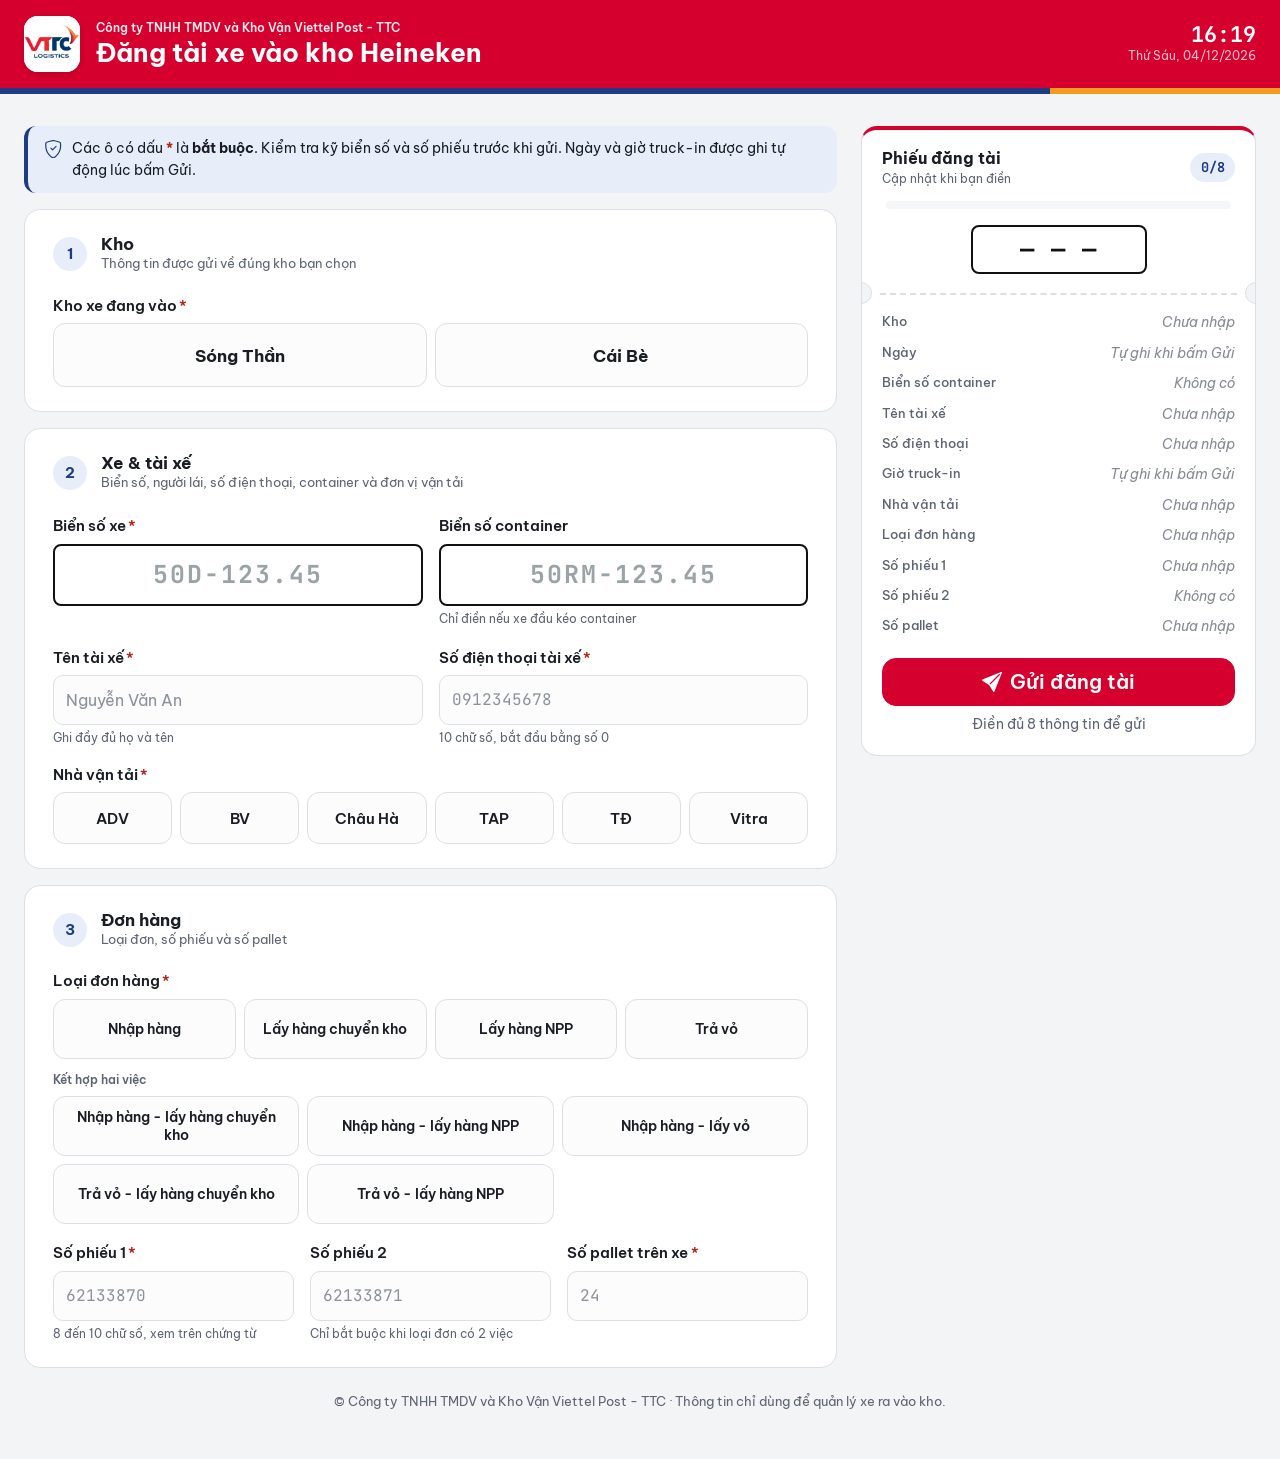
<file: index.html>
<!doctype html>
<html lang="vi">
<head>
<meta charset="utf-8">
<meta name="viewport" content="width=device-width, initial-scale=1, viewport-fit=cover">
<meta name="theme-color" content="#d6002f">
<title>Đăng tài xe – Viettel Post TTC</title>
<link rel="icon" type="image/png" href="logo-vttc.png">
<link rel="preconnect" href="https://fonts.googleapis.com">
<link rel="preconnect" href="https://fonts.gstatic.com" crossorigin>
<link rel="stylesheet" href="https://fonts.googleapis.com/css2?family=Be+Vietnam+Pro:wght@400;500;600;700&family=JetBrains+Mono:wght@500;700&display=swap">
<link rel="stylesheet" href="https://cdn.jsdelivr.net/npm/bootstrap@5.3.8/dist/css/bootstrap.min.css" integrity="sha384-sRIl4kxILFvY47J16cr9ZwB07vP4J8+LH7qKQnuqkuIAvNWLzeN8tE5YBujZqJLB" crossorigin="anonymous">
<!-- ?v=: đổi số này mỗi lần sửa truckin.css/js để trình duyệt tải bản mới cùng lúc với HTML -->
<link rel="stylesheet" href="truckin.css?v=20261121b">
</head>
<body>
<svg xmlns="http://www.w3.org/2000/svg" style="display:none" aria-hidden="true"><symbol id="i-truck" viewBox="0 0 16 16"><path d="M0 3.5A1.5 1.5 0 0 1 1.5 2h9A1.5 1.5 0 0 1 12 3.5V5h1.02a1.5 1.5 0 0 1 1.17.563l1.481 1.85a1.5 1.5 0 0 1 .329.938V10.5a1.5 1.5 0 0 1-1.5 1.5H14a2 2 0 1 1-4 0H5a2 2 0 1 1-3.998-.085A1.5 1.5 0 0 1 0 10.5zm1.294 7.456A2 2 0 0 1 4.732 11h5.536a2 2 0 0 1 .732-.732V3.5a.5.5 0 0 0-.5-.5h-9a.5.5 0 0 0-.5.5v7a.5.5 0 0 0 .294.456M12 10a2 2 0 0 1 1.732 1h.768a.5.5 0 0 0 .5-.5V8.35a.5.5 0 0 0-.11-.312l-1.48-1.85A.5.5 0 0 0 13.02 6H12zm-9 1a1 1 0 1 0 0 2 1 1 0 0 0 0-2m9 0a1 1 0 1 0 0 2 1 1 0 0 0 0-2"/></symbol><symbol id="i-shield" viewBox="0 0 16 16"><path d="M5.338 1.59a61 61 0 0 0-2.837.856.48.48 0 0 0-.328.39c-.554 4.157.726 7.19 2.253 9.188a10.7 10.7 0 0 0 2.287 2.233c.346.244.652.42.893.533q.18.085.293.118a1 1 0 0 0 .101.025 1 1 0 0 0 .1-.025q.114-.034.294-.118c.24-.113.547-.29.893-.533a10.7 10.7 0 0 0 2.287-2.233c1.527-1.997 2.807-5.031 2.253-9.188a.48.48 0 0 0-.328-.39c-.651-.213-1.75-.56-2.837-.855C9.552 1.29 8.531 1.067 8 1.067c-.53 0-1.552.223-2.662.524zM5.072.56C6.157.265 7.31 0 8 0s1.843.265 2.928.56c1.11.3 2.229.655 2.887.87a1.54 1.54 0 0 1 1.044 1.262c.596 4.477-.787 7.795-2.465 9.99a11.8 11.8 0 0 1-2.517 2.453 7 7 0 0 1-1.048.625c-.28.132-.581.24-.829.24s-.548-.108-.829-.24a7 7 0 0 1-1.048-.625 11.8 11.8 0 0 1-2.517-2.453C1.928 10.487.545 7.169 1.141 2.692A1.54 1.54 0 0 1 2.185 1.43 63 63 0 0 1 5.072.56"/>
  <path d="M10.854 5.146a.5.5 0 0 1 0 .708l-3 3a.5.5 0 0 1-.708 0l-1.5-1.5a.5.5 0 1 1 .708-.708L7.5 7.793l2.646-2.647a.5.5 0 0 1 .708 0"/></symbol><symbol id="i-check" viewBox="0 0 16 16"><path d="M13.854 3.646a.5.5 0 0 1 0 .708l-7 7a.5.5 0 0 1-.708 0l-3.5-3.5a.5.5 0 1 1 .708-.708L6.5 10.293l6.646-6.647a.5.5 0 0 1 .708 0"/></symbol><symbol id="i-check-fill" viewBox="0 0 16 16"><path d="M12.736 3.97a.733.733 0 0 1 1.047 0c.286.289.29.756.01 1.05L7.88 12.01a.733.733 0 0 1-1.065.02L3.217 8.384a.757.757 0 0 1 0-1.06.733.733 0 0 1 1.047 0l3.052 3.093 5.4-6.425z"/></symbol><symbol id="i-clock" viewBox="0 0 16 16"><path d="M8.515 1.019A7 7 0 0 0 8 1V0a8 8 0 0 1 .589.022zm2.004.45a7 7 0 0 0-.985-.299l.219-.976q.576.129 1.126.342zm1.37.71a7 7 0 0 0-.439-.27l.493-.87a8 8 0 0 1 .979.654l-.615.789a7 7 0 0 0-.418-.302zm1.834 1.79a7 7 0 0 0-.653-.796l.724-.69q.406.429.747.91zm.744 1.352a7 7 0 0 0-.214-.468l.893-.45a8 8 0 0 1 .45 1.088l-.95.313a7 7 0 0 0-.179-.483m.53 2.507a7 7 0 0 0-.1-1.025l.985-.17q.1.58.116 1.17zm-.131 1.538q.05-.254.081-.51l.993.123a8 8 0 0 1-.23 1.155l-.964-.267q.069-.247.12-.501m-.952 2.379q.276-.436.486-.908l.914.405q-.24.54-.555 1.038zm-.964 1.205q.183-.183.35-.378l.758.653a8 8 0 0 1-.401.432z"/>
  <path d="M8 1a7 7 0 1 0 4.95 11.95l.707.707A8.001 8.001 0 1 1 8 0z"/>
  <path d="M7.5 3a.5.5 0 0 1 .5.5v5.21l3.248 1.856a.5.5 0 0 1-.496.868l-3.5-2A.5.5 0 0 1 7 9V3.5a.5.5 0 0 1 .5-.5"/></symbol><symbol id="i-send" viewBox="0 0 16 16"><path d="M15.964.686a.5.5 0 0 0-.65-.65L.767 5.855H.766l-.452.18a.5.5 0 0 0-.082.887l.41.26.001.002 4.995 3.178 3.178 4.995.002.002.26.41a.5.5 0 0 0 .886-.083zm-1.833 1.89L6.637 10.07l-.215-.338a.5.5 0 0 0-.154-.154l-.338-.215 7.494-7.494 1.178-.471z"/></symbol><symbol id="i-warn" viewBox="0 0 16 16"><path d="M8.982 1.566a1.13 1.13 0 0 0-1.96 0L.165 13.233c-.457.778.091 1.767.98 1.767h13.713c.889 0 1.438-.99.98-1.767zM8 5c.535 0 .954.462.9.995l-.35 3.507a.552.552 0 0 1-1.1 0L7.1 5.995A.905.905 0 0 1 8 5m.002 6a1 1 0 1 1 0 2 1 1 0 0 1 0-2"/></symbol><symbol id="i-repeat" viewBox="0 0 16 16"><path d="M11.534 7h3.932a.25.25 0 0 1 .192.41l-1.966 2.36a.25.25 0 0 1-.384 0l-1.966-2.36a.25.25 0 0 1 .192-.41m-11 2h3.932a.25.25 0 0 0 .192-.41L2.692 6.23a.25.25 0 0 0-.384 0L.342 8.59A.25.25 0 0 0 .534 9"/>
  <path fill-rule="evenodd" d="M8 3c-1.552 0-2.94.707-3.857 1.818a.5.5 0 1 1-.771-.636A6.002 6.002 0 0 1 13.917 7H12.9A5 5 0 0 0 8 3M3.1 9a5.002 5.002 0 0 0 8.757 2.182.5.5 0 1 1 .771.636A6.002 6.002 0 0 1 2.083 9z"/></symbol><symbol id="i-clipboard" viewBox="0 0 16 16"><path fill-rule="evenodd" d="M10.854 7.146a.5.5 0 0 1 0 .708l-3 3a.5.5 0 0 1-.708 0l-1.5-1.5a.5.5 0 1 1 .708-.708L7.5 9.793l2.646-2.647a.5.5 0 0 1 .708 0"/>
  <path d="M4 1.5H3a2 2 0 0 0-2 2V14a2 2 0 0 0 2 2h10a2 2 0 0 0 2-2V3.5a2 2 0 0 0-2-2h-1v1h1a1 1 0 0 1 1 1V14a1 1 0 0 1-1 1H3a1 1 0 0 1-1-1V3.5a1 1 0 0 1 1-1h1z"/>
  <path d="M9.5 1a.5.5 0 0 1 .5.5v1a.5.5 0 0 1-.5.5h-3a.5.5 0 0 1-.5-.5v-1a.5.5 0 0 1 .5-.5zm-3-1A1.5 1.5 0 0 0 5 1.5v1A1.5 1.5 0 0 0 6.5 4h3A1.5 1.5 0 0 0 11 2.5v-1A1.5 1.5 0 0 0 9.5 0z"/></symbol><symbol id="i-pencil" viewBox="0 0 16 16"><path d="M15.502 1.94a.5.5 0 0 1 0 .706L14.459 3.69l-2-2L13.502.646a.5.5 0 0 1 .707 0l1.293 1.293zm-1.75 2.456-2-2L4.939 9.21a.5.5 0 0 0-.121.196l-.805 2.414a.25.25 0 0 0 .316.316l2.414-.805a.5.5 0 0 0 .196-.12l6.813-6.814z"/>
  <path fill-rule="evenodd" d="M1 13.5A1.5 1.5 0 0 0 2.5 15h11a1.5 1.5 0 0 0 1.5-1.5v-6a.5.5 0 0 0-1 0v6a.5.5 0 0 1-.5.5h-11a.5.5 0 0 1-.5-.5v-11a.5.5 0 0 1 .5-.5H9a.5.5 0 0 0 0-1H2.5A1.5 1.5 0 0 0 1 2.5z"/></symbol></svg>

<div class="test-banner" id="testBanner" role="status" hidden></div>
<header class="app-head">
  <div class="container-xxl d-flex align-items-center gap-3">
    <div class="brand-mark"><img src="logo-vttc.png" alt="VTTC Logistics"></div>
    <div class="flex-grow-1 min-w-0">
      <div class="company">Công ty TNHH TMDV và Kho Vận Viettel Post - TTC</div>
      <h1>Đăng tài xe vào kho Heineken<span id="headKho"></span></h1>
    </div>
    <div class="text-end">
      <div class="clock-time mono" id="clockTime">--:--</div>
      <div class="clock-date d-none d-sm-block" id="clockDate"></div>
    </div>
  </div>
</header>

<main class="container-xxl app-main" id="mainView">
  <div class="row g-4">
    <div class="col-lg-7 col-xl-8">
      <div class="note mb-3">
        <svg class="ico"><use href="#i-shield"/></svg>
        <div>Các ô có dấu <strong class="req ms-0">*</strong> là <strong>bắt buộc</strong>. Kiểm tra kỹ biển số và số phiếu trước khi gửi. Ngày và giờ truck-in được ghi tự động lúc bấm Gửi.</div>
      </div>

      <form id="regForm" novalidate class="d-grid gap-3">
        <!-- 1: kho quyết định dữ liệu gửi vào Google Sheet nào (xem CONFIG.KHO trong truckin.js) -->
        <section class="form-section" data-fields="kho" aria-labelledby="s0">
          <div class="sec-head">
            <div class="sec-no"><span>1</span><svg class="ico"><use href="#i-check"/></svg></div>
            <div><h2 id="s0">Kho</h2><p>Thông tin được gửi về đúng kho bạn chọn</p></div>
          </div>
          <div data-field="kho">
            <fieldset>
              <legend class="form-label">Kho xe đang vào<span class="req">*</span></legend>
              <div class="choice-group choice-kho">
                <input type="radio" class="btn-check" name="kho" id="kho1" value="Sóng Thần"><label class="choice" for="kho1">Sóng Thần<svg class="ico tick"><use href="#i-check"/></svg></label>
                <input type="radio" class="btn-check" name="kho" id="kho2" value="Cái Bè"><label class="choice" for="kho2">Cái Bè<svg class="ico tick"><use href="#i-check"/></svg></label>
              </div>
            </fieldset>
            <div class="field-error" data-err></div>
          </div>
        </section>

        <!-- 2 -->
        <section class="form-section" data-fields="bienSo,maContainer,taiXe,soDienThoai,nhaVanTai" aria-labelledby="s1">
          <div class="sec-head">
            <div class="sec-no"><span>2</span><svg class="ico"><use href="#i-check"/></svg></div>
            <div><h2 id="s1">Xe &amp; tài xế</h2><p>Biển số, người lái, số điện thoại, container và đơn vị vận tải</p></div>
          </div>
          <div class="row g-3">
            <div class="col-md-6" data-field="bienSo">
              <label class="form-label" for="bienSo">Biển số xe<span class="req">*</span></label>
              <input type="text" class="form-control plate-input" id="bienSo" name="bienSo" placeholder="50D-123.45" maxlength="12" autocomplete="off" autocapitalize="characters" spellcheck="false">
              <div class="field-error" data-err></div>
            </div>
            <div class="col-md-6" data-field="maContainer">
              <label class="form-label" for="maContainer">Biển số container</label>
              <input type="text" class="form-control plate-input" id="maContainer" name="maContainer" placeholder="50RM-123.45" maxlength="12" autocomplete="off" autocapitalize="characters" spellcheck="false">
              <div class="form-text">Chỉ điền nếu xe đầu kéo container</div>
              <div class="field-error" data-err></div>
            </div>
            <div class="col-md-6" data-field="taiXe">
              <label class="form-label" for="taiXe">Tên tài xế<span class="req">*</span></label>
              <input type="text" class="form-control" id="taiXe" name="taiXe" placeholder="Nguyễn Văn An" autocomplete="name" maxlength="60">
              <div class="form-text">Ghi đầy đủ họ và tên</div>
              <div class="field-error" data-err></div>
            </div>
            <div class="col-md-6" data-field="soDienThoai">
              <label class="form-label" for="soDienThoai">Số điện thoại tài xế<span class="req">*</span></label>
              <input type="tel" class="form-control mono" id="soDienThoai" name="soDienThoai" inputmode="numeric" placeholder="0912345678" maxlength="14" autocomplete="tel">
              <div class="form-text">10 chữ số, bắt đầu bằng số 0</div>
              <div class="field-error" data-err></div>
            </div>
            <div class="col-12 carrier-field" data-field="nhaVanTai">
              <fieldset>
                <legend class="form-label">Nhà vận tải<span class="req">*</span></legend>
                <div class="choice-group choice-carriers">
                  <input type="radio" class="btn-check" name="nhaVanTai" id="nvt1" value="ADV"><label class="choice" for="nvt1">ADV<svg class="ico tick"><use href="#i-check"/></svg></label>
                  <input type="radio" class="btn-check" name="nhaVanTai" id="nvt2" value="BV"><label class="choice" for="nvt2">BV<svg class="ico tick"><use href="#i-check"/></svg></label>
                  <input type="radio" class="btn-check" name="nhaVanTai" id="nvt3" value="Châu Hà"><label class="choice" for="nvt3">Châu Hà<svg class="ico tick"><use href="#i-check"/></svg></label>
                  <input type="radio" class="btn-check" name="nhaVanTai" id="nvt4" value="TAP"><label class="choice" for="nvt4">TAP<svg class="ico tick"><use href="#i-check"/></svg></label>
                  <input type="radio" class="btn-check" name="nhaVanTai" id="nvt5" value="TĐ"><label class="choice" for="nvt5">TĐ<svg class="ico tick"><use href="#i-check"/></svg></label>
                  <input type="radio" class="btn-check" name="nhaVanTai" id="nvt6" value="Vitra"><label class="choice" for="nvt6">Vitra<svg class="ico tick"><use href="#i-check"/></svg></label>
                </div>
              </fieldset>
              <div class="field-error" data-err></div>
            </div>
          </div>
        </section>

        <!-- 3 -->
        <section class="form-section" data-fields="loaiDon,phieu1,phieu2,soPallet" aria-labelledby="s2">
          <div class="sec-head">
            <div class="sec-no"><span>3</span><svg class="ico"><use href="#i-check"/></svg></div>
            <div><h2 id="s2">Đơn hàng</h2><p>Loại đơn, số phiếu và số pallet</p></div>
          </div>
          <div class="row g-3">
            <div class="col-12" data-field="loaiDon">
              <fieldset>
                <legend class="form-label">Loại đơn hàng<span class="req">*</span></legend>
                <div class="choice-group choice-orders">
                  <input type="radio" class="btn-check" name="loaiDon" id="ld1" value="Nhập hàng"><label class="choice" for="ld1">Nhập hàng<svg class="ico tick"><use href="#i-check"/></svg></label>
                  <input type="radio" class="btn-check" name="loaiDon" id="ld2" value="Lấy hàng chuyển kho"><label class="choice" for="ld2">Lấy hàng chuyển kho<svg class="ico tick"><use href="#i-check"/></svg></label>
                  <input type="radio" class="btn-check" name="loaiDon" id="ld3" value="Lấy hàng NPP"><label class="choice" for="ld3">Lấy hàng NPP<svg class="ico tick"><use href="#i-check"/></svg></label>
                  <input type="radio" class="btn-check" name="loaiDon" id="ld4" value="Trả vỏ"><label class="choice" for="ld4">Trả vỏ<svg class="ico tick"><use href="#i-check"/></svg></label>
                </div>
                <div class="choice-caption">Kết hợp hai việc</div>
                <div class="choice-group choice-combos">
                  <input type="radio" class="btn-check" name="loaiDon" id="ld5" value="Nhập hàng - lấy hàng chuyển kho"><label class="choice" for="ld5">Nhập hàng - lấy hàng chuyển kho<svg class="ico tick"><use href="#i-check"/></svg></label>
                  <input type="radio" class="btn-check" name="loaiDon" id="ld6" value="Nhập hàng - lấy hàng NPP"><label class="choice" for="ld6">Nhập hàng - lấy hàng NPP<svg class="ico tick"><use href="#i-check"/></svg></label>
                  <input type="radio" class="btn-check" name="loaiDon" id="ld9" value="Nhập hàng - lấy vỏ"><label class="choice" for="ld9">Nhập hàng - lấy vỏ<svg class="ico tick"><use href="#i-check"/></svg></label>
                  <input type="radio" class="btn-check" name="loaiDon" id="ld7" value="Trả vỏ - lấy hàng chuyển kho"><label class="choice" for="ld7">Trả vỏ - lấy hàng chuyển kho<svg class="ico tick"><use href="#i-check"/></svg></label>
                  <input type="radio" class="btn-check" name="loaiDon" id="ld8" value="Trả vỏ - lấy hàng NPP"><label class="choice" for="ld8">Trả vỏ - lấy hàng NPP<svg class="ico tick"><use href="#i-check"/></svg></label>
                </div>
              </fieldset>
              <div class="field-error" data-err></div>
            </div>
            <!-- 2 ô số phiếu: ô 1 luôn bắt buộc, ô 2 bắt buộc khi loại đơn có 2 việc (truckin.js đặt dấu * và ghi chú) -->
            <div class="col-md-4" data-field="phieu1">
              <label class="form-label" for="phieu1">Số phiếu 1<span class="req">*</span></label>
              <input type="text" class="form-control mono" id="phieu1" name="phieu1" inputmode="numeric" placeholder="62133870" maxlength="10" autocomplete="off">
              <div class="form-text" data-hint>8 đến 10 chữ số, xem trên chứng từ</div>
              <div class="field-error" data-err></div>
            </div>
            <div class="col-md-4" data-field="phieu2">
              <label class="form-label" for="phieu2">Số phiếu 2<span class="req" hidden>*</span></label>
              <input type="text" class="form-control mono" id="phieu2" name="phieu2" inputmode="numeric" placeholder="62133871" maxlength="10" autocomplete="off">
              <div class="form-text" data-hint>Chỉ bắt buộc khi loại đơn có 2 việc</div>
              <div class="field-error" data-err></div>
            </div>
            <div class="col-md-4" data-field="soPallet">
              <label class="form-label" for="soPallet">Số pallet trên xe<span class="req">*</span></label>
              <input type="text" class="form-control mono" id="soPallet" name="soPallet" inputmode="numeric" placeholder="24" maxlength="2" autocomplete="off">
              <div class="field-error" data-err></div>
            </div>
          </div>
        </section>
      </form>
    </div>

    <div class="col-lg-5 col-xl-4 d-none d-lg-block">
      <aside class="ticket ticket-sticky" aria-label="Phiếu đăng tài">
        <div class="ticket-head">
          <div><div class="t-title">Phiếu đăng tài</div><div class="t-sub">Cập nhật khi bạn điền</div></div>
          <span class="prog-badge" data-prog-text>0/8</span>
        </div>
        <div class="px-4"><div class="progress" role="progressbar" aria-label="Tiến độ điền form"><div class="progress-bar" data-prog-bar style="width:0%"></div></div></div>
        <div class="plate-view"><span id="sumPlate">— — —</span></div>
        <div class="perf"><i></i></div>
        <dl class="t-rows" id="sumRows"></dl>
        <div class="t-foot">
          <button type="submit" form="regForm" class="btn btn-brand btn-lg w-100 d-inline-flex justify-content-center align-items-center gap-2"><svg class="ico"><use href="#i-send"/></svg>Gửi đăng tài</button>
          <div class="d-hint small text-center mt-2" id="deskHint">Điền đủ 8 thông tin để gửi</div>
        </div>
      </aside>
    </div>
  </div>
  <p class="app-foot text-center mt-4 mb-0">© Công ty TNHH TMDV và Kho Vận Viettel Post - TTC · Thông tin chỉ dùng để quản lý xe ra vào kho.</p>
</main>

<div class="mobile-bar d-lg-none" id="mobileBar">
  <div class="d-flex align-items-center gap-3">
    <div class="flex-grow-1 min-w-0">
      <div class="hint mb-1" id="mProg"><span class="mono fw-bold" data-prog-text>0/8</span> thông tin đã điền</div>
      <div class="hint warn mb-1" id="mWarn" hidden></div>
      <div class="progress"><div class="progress-bar" data-prog-bar style="width:0%"></div></div>
    </div>
    <button type="submit" form="regForm" class="btn btn-brand btn-lg d-inline-flex align-items-center gap-2 flex-none"><svg class="ico"><use href="#i-send"/></svg>Gửi</button>
  </div>
</div>

<section class="container-xxl app-main" id="successView" hidden>
  <div class="success-wrap text-center">
    <div class="success-icon"><svg class="ico"><use href="#i-check-fill"/></svg></div>
    <h2 class="fw-bold mb-1" style="font-size:1.5rem">Đăng tài thành công</h2>
    <p class="mb-3" style="color:var(--muted)">Đưa màn hình này cho bảo vệ để đối chiếu</p>
    <div class="mb-3" id="demoFlag" hidden><span class="demo-flag"><svg class="ico"><use href="#i-warn"/></svg>Bản xem thử: dữ liệu chưa được gửi đi</span></div>
    <div class="ticket text-start mb-3">
      <div class="ticket-head">
        <div><div class="t-sub">Mã đăng tài</div><div class="ref-code" id="refCode">—</div></div>
        <span class="prog-badge" id="okTime">--:--</span>
      </div>
      <div class="plate-view"><span id="okPlate">—</span></div>
      <div class="perf"><i></i></div>
      <dl class="t-rows pb-4" id="okRows"></dl>
    </div>
    <button type="button" class="btn btn-brand btn-lg w-100 d-inline-flex justify-content-center align-items-center gap-2" id="newBtn"><svg class="ico"><use href="#i-repeat"/></svg>Đăng tài xe khác</button>
  </div>
</section>

<div class="modal fade" id="confirmModal" tabindex="-1" aria-labelledby="confirmTitle" aria-hidden="true">
  <div class="modal-dialog modal-dialog-centered modal-dialog-scrollable modal-fullscreen-sm-down">
    <div class="modal-content">
      <div class="modal-header">
        <h2 class="modal-title fs-5 fw-bold d-flex align-items-center gap-2" id="confirmTitle"><svg class="ico"><use href="#i-clipboard"/></svg>Kiểm tra lại thông tin</h2>
        <button type="button" class="btn-close" data-bs-dismiss="modal" aria-label="Đóng"></button>
      </div>
      <div class="modal-body">
        <div class="plate-view mt-0 mb-3"><span id="cfPlate">—</span></div>
        <dl class="confirm-rows" id="cfRows"></dl>
        <div class="field-error mt-3" id="sendError"></div>
      </div>
      <div class="modal-footer flex-nowrap">
        <button type="button" class="btn btn-now btn-lg flex-fill justify-content-center" data-bs-dismiss="modal"><svg class="ico"><use href="#i-pencil"/></svg>Sửa lại</button>
        <button type="button" class="btn btn-brand btn-lg flex-fill d-inline-flex justify-content-center align-items-center gap-2" id="confirmSend"><svg class="ico"><use href="#i-send"/></svg>Xác nhận gửi</button>
      </div>
    </div>
  </div>
</div>

<script src="https://cdn.jsdelivr.net/npm/bootstrap@5.3.8/dist/js/bootstrap.bundle.min.js" integrity="sha384-FKyoEForCGlyvwx9Hj09JcYn3nv7wiPVlz7YYwJrWVcXK/BmnVDxM+D2scQbITxI" crossorigin="anonymous"></script>
<script src="truckin.js?v=20261121b"></script>

</body>
</html>
</file>
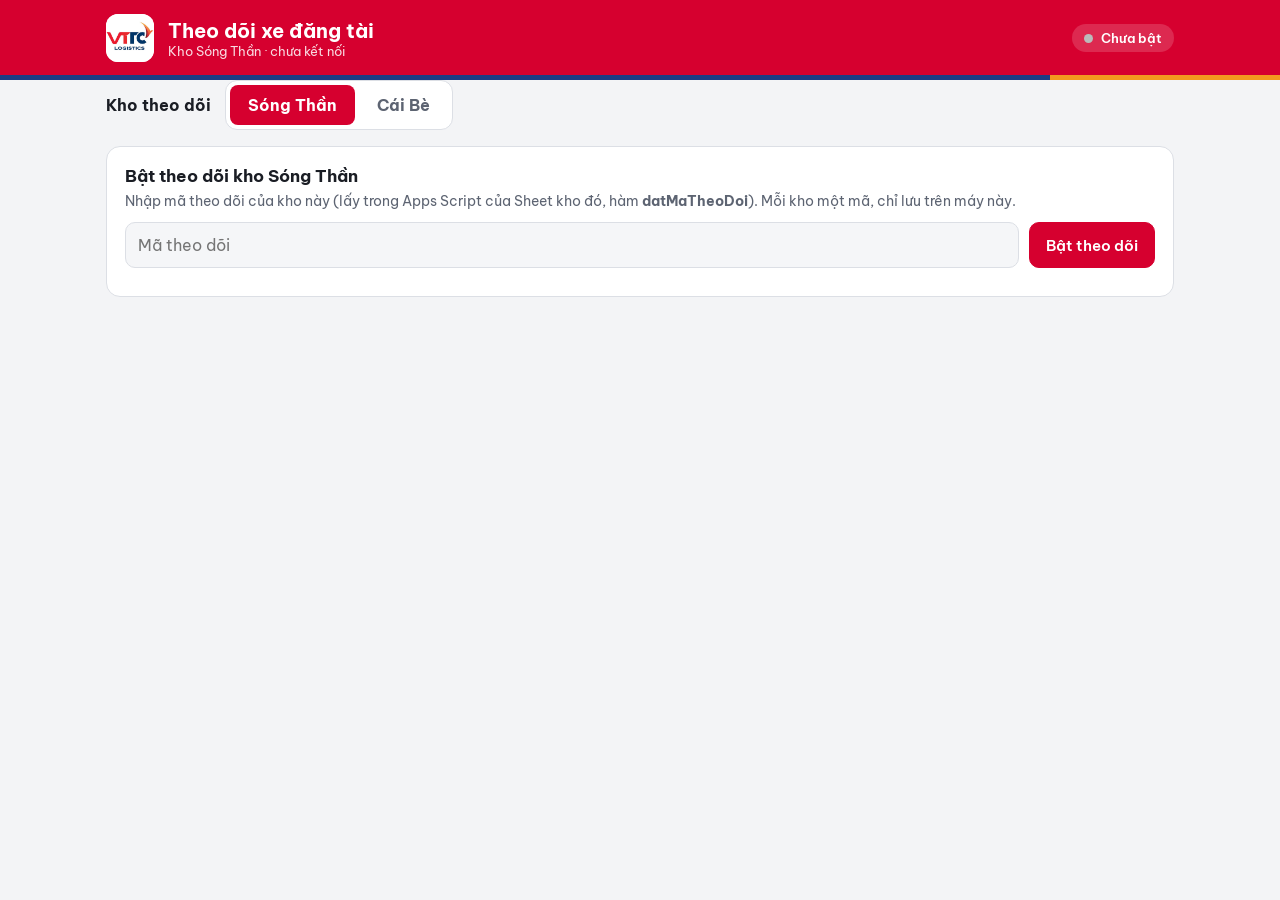
<file: theo-doi/index.html>
<!doctype html>
<html lang="vi">
<head>
<meta charset="utf-8">
<meta name="viewport" content="width=device-width, initial-scale=1">
<meta name="theme-color" content="#d6002f">
<title>Theo dõi đăng tài – VTTC</title>
<link rel="icon" type="image/png" href="icon-192.png">
<link rel="manifest" href="manifest.webmanifest">
<link rel="preconnect" href="https://fonts.googleapis.com">
<link rel="preconnect" href="https://fonts.gstatic.com" crossorigin>
<link rel="stylesheet" href="https://fonts.googleapis.com/css2?family=Be+Vietnam+Pro:wght@400;500;600;700&family=JetBrains+Mono:wght@500;700&display=swap">
<style>
/* Trang theo dõi: đọc các xe mới nhất từ Apps Script, báo bằng thông báo Windows (không tiếng) + giọng đọc tiếng Việt.
   Cùng bảng màu với form đăng tài (đỏ Viettel, xanh TTC). */
:root{
  --bg:#f3f4f6; --surface:#fff; --surface-2:#f5f6f8; --fg:#1a1d24; --muted:#5d6472; --line:#dcdfe5;
  --brand:#d6002f; --brand-soft:#fdebef; --partner:#1d3c84; --partner-soft:#e8eef9; --accent:#f39a1f;
  --ok:#1d7a4f; --ok-soft:#e3f3ea; --danger:#b42318; --danger-soft:#fdecea;
  --n:#1d3c84; --n-soft:#e8eef9; --rpm:#8a4b00; --rpm-soft:#fff1dc; --x:#1d7a4f; --x-soft:#e3f3ea;
  --f-body:"Be Vietnam Pro",system-ui,-apple-system,"Segoe UI",Roboto,sans-serif;
  --f-mono:"JetBrains Mono",ui-monospace,Consolas,monospace;
}
@media (prefers-color-scheme: dark){ :root{
  --bg:#121317; --surface:#1b1d23; --surface-2:#22252c; --fg:#e8e9ec; --muted:#a0a6b2; --line:#30343d;
  --brand:#ff5c78; --brand-soft:#3a1720; --partner:#8eaaf0; --partner-soft:#1c2740; --accent:#f5a83a;
  --ok:#5fd29a; --ok-soft:#143327; --danger:#ff8a7f; --danger-soft:#3a1a18;
  --n:#8eaaf0; --n-soft:#1c2740; --rpm:#f5b35a; --rpm-soft:#3a2a12; --x:#5fd29a; --x-soft:#143327; } }
*{box-sizing:border-box}
[hidden]{display:none!important}
body{margin:0;background:var(--bg);color:var(--fg);font-family:var(--f-body);-webkit-font-smoothing:antialiased}
.mono{font-family:var(--f-mono);font-variant-numeric:tabular-nums}
button,input{font:inherit}
.wrap{max-width:1100px;margin:0 auto;padding:0 16px}

header{background:#d6002f;color:#fff;position:relative;padding:14px 0 18px}
header::after{content:"";position:absolute;inset:auto 0 0 0;height:5px;background:linear-gradient(90deg,#1d3c84 0 82%,#f39a1f 82% 100%)}
.head{display:flex;align-items:center;gap:14px}
.logo{width:48px;height:48px;border-radius:12px;background:#fff;overflow:hidden;flex:none}
.logo img{width:100%;height:100%;object-fit:cover;transform:scale(1.3)}
.head h1{margin:0;font-size:1.25rem}
.head .sub{font-size:.8rem;opacity:.85}
.head .grow{flex:1;min-width:0}
.pill{display:inline-flex;align-items:center;gap:8px;background:rgba(255,255,255,.16);border-radius:999px;padding:6px 12px;font-size:.82rem;font-weight:600;white-space:nowrap}
.dot{width:9px;height:9px;border-radius:50%;background:#bbb}
.pill.live .dot{background:#5fe39b;box-shadow:0 0 0 0 rgba(95,227,155,.7);animation:pulse 2s infinite}
.pill.err .dot{background:#ffb4a8}
@keyframes pulse{70%{box-shadow:0 0 0 8px rgba(95,227,155,0)}100%{box-shadow:0 0 0 0 rgba(95,227,155,0)}}
@media (prefers-reduced-motion:reduce){.pill.live .dot{animation:none}}

main{padding:20px 0 40px;display:grid;gap:16px}
.card{background:var(--surface);border:1px solid var(--line);border-radius:14px;padding:18px}
.card h2{margin:0 0 6px;font-size:1.05rem}
.card p{margin:0 0 12px;color:var(--muted);font-size:.9rem}
.row{display:flex;flex-wrap:wrap;gap:10px;align-items:center}
input[type=password],input[type=text]{flex:1;min-width:200px;height:46px;border:1.5px solid var(--line);border-radius:10px;padding:0 12px;background:var(--surface-2);color:var(--fg)}
input:focus{outline:2px solid var(--brand);outline-offset:1px}
.btn{height:46px;border-radius:10px;border:1.5px solid var(--line);background:var(--surface);color:var(--fg);font-weight:600;padding:0 16px;cursor:pointer;display:inline-flex;align-items:center;gap:8px;text-decoration:none;font-size:.92rem}
.btn:hover{border-color:var(--brand);color:var(--brand)}
.btn.primary{background:var(--brand);border-color:var(--brand);color:#fff}
.btn.primary:hover{filter:brightness(.92);color:#fff}
.btn.small{height:38px;padding:0 12px;font-size:.85rem}
.btn[aria-pressed=false]{color:var(--muted)}
.msg{font-size:.85rem;margin-top:10px}
.msg.err{color:var(--danger)} .msg.ok{color:var(--ok)}
.warn{background:var(--danger-soft);border-color:transparent}
.warn p{color:var(--fg)}

.bar{display:flex;flex-wrap:wrap;gap:10px;align-items:center;justify-content:space-between}
.bar .meta{color:var(--muted);font-size:.85rem}
.bar .meta b{color:var(--fg)}

.list{display:grid;gap:10px}
.item{display:grid;grid-template-columns:72px minmax(0,1fr) auto;gap:4px 16px;align-items:center;background:var(--surface);border:1px solid var(--line);border-radius:14px;padding:14px 16px;transition:background-color 1s,border-color 1s}
.item.new{background:var(--brand-soft);border-color:var(--brand)}
.time{font-family:var(--f-mono);font-weight:700;font-size:1.2rem;grid-row:span 2}
.time small{display:block;font-family:var(--f-body);font-weight:500;font-size:.72rem;color:var(--muted)}
.l1{display:flex;flex-wrap:wrap;align-items:center;gap:8px 12px;min-width:0}
.plate{font-family:var(--f-mono);font-weight:700;font-size:1.05rem;border:2px solid #111;border-radius:6px;padding:1px 8px;background:#fff;color:#111;letter-spacing:.04em}
.cont{font-family:var(--f-mono);font-size:.85rem;color:var(--muted)}
.carrier{font-weight:700}
.l2{color:var(--muted);font-size:.86rem;min-width:0;overflow-wrap:anywhere}
.l2 b{color:var(--fg);font-weight:600}
.tags{display:flex;gap:6px;grid-row:span 2;justify-content:flex-end;flex-wrap:wrap}
.tag{font-family:var(--f-mono);font-weight:700;font-size:.95rem;border-radius:8px;padding:4px 10px}
.tag.n{background:var(--n-soft);color:var(--n)} .tag.rpm{background:var(--rpm-soft);color:var(--rpm)} .tag.x{background:var(--x-soft);color:var(--x)}
.empty{text-align:center;color:var(--muted);padding:30px 0}
.kho-row{display:flex;flex-wrap:wrap;align-items:center;gap:10px 14px}
.kho-row .lbl{font-weight:700}
.seg{display:inline-flex;background:var(--surface);border:1.5px solid var(--line);border-radius:12px;padding:4px;gap:4px}
.seg button{height:40px;border:0;border-radius:8px;background:transparent;color:var(--muted);font-weight:700;padding:0 18px;cursor:pointer}
.seg button:hover{color:var(--brand)}
.seg button[aria-pressed=true]{background:var(--brand);color:#fff}
.seg button:focus-visible{outline:2px solid var(--brand);outline-offset:2px}
@media (max-width:600px){
  .item{grid-template-columns:60px minmax(0,1fr)}
  .tags{grid-row:auto;grid-column:2;justify-content:flex-start}
  .time{grid-row:span 3}
  .pill{display:none}
}
</style>
</head>
<body>
<header>
  <div class="wrap head">
    <div class="logo"><img src="../logo-vttc.png" alt=""></div>
    <div class="grow">
      <h1>Theo dõi xe đăng tài</h1>
      <div class="sub" id="source">Chưa kết nối</div>
    </div>
    <div class="pill" id="pill"><span class="dot"></span><span id="pillText">Chưa bật</span></div>
  </div>
</header>

<main class="wrap">
  <section class="kho-row" aria-label="Chọn kho theo dõi">
    <span class="lbl">Kho theo dõi</span>
    <div class="seg" id="khoSeg"></div>
  </section>

  <section class="card" id="setup" hidden>
    <h2>Bật theo dõi kho <span id="setupKho"></span></h2>
    <p>Nhập mã theo dõi của kho này (lấy trong Apps Script của Sheet kho đó, hàm <b>datMaTheoDoi</b>). Mỗi kho một mã, chỉ lưu trên máy này.</p>
    <form class="row" id="setupForm">
      <input type="password" id="keyInput" placeholder="Mã theo dõi" autocomplete="off" required>
      <button class="btn primary" type="submit">Bật theo dõi</button>
    </form>
    <div class="msg" id="setupMsg"></div>
  </section>

  <section class="card warn" id="permWarn" hidden>
    <h2>Chưa được phép hiện thông báo</h2>
    <p id="permText">Bấm nút dưới, rồi chọn <b>Cho phép</b> khi Chrome hỏi.</p>
    <button class="btn primary" id="permBtn" type="button">Cho phép thông báo</button>
  </section>

  <section class="card warn" id="clickHint" hidden>
    <h2>Bấm vào trang một lần để bật giọng đọc</h2>
    <p>Trình duyệt chỉ cho đọc thành tiếng sau khi bạn bấm vào trang. Mỗi lần mở lại trang, bấm vào chỗ bất kỳ (ví dụ khung này) một lần là được.</p>
  </section>

  <section class="card warn" id="voiceWarn" hidden>
    <h2>Máy chưa có giọng đọc tiếng Việt</h2>
    <p>Trang vẫn báo bằng popup, nhưng chưa đọc được thành tiếng. Cách nhanh nhất: mở trang này bằng <b>Microsoft Edge</b> (có sẵn giọng HoàiMy, NamMinh). Hoặc trên Windows: <b>Cài đặt → Thời gian &amp; ngôn ngữ → Giọng nói → Thêm giọng nói → Tiếng Việt</b>, rồi khởi động lại trình duyệt.</p>
  </section>

  <section class="bar" id="bar" hidden>
    <div class="meta" id="meta">—</div>
    <div class="row">
      <button class="btn small" id="voiceBtn" type="button" aria-pressed="true">🗣 Giọng nói: bật</button>
      <button class="btn small" id="testBtn" type="button">Thử thông báo</button>
      <a class="btn small" id="sheetLink" href="#" target="_blank" rel="noopener">Mở Google Sheet</a>
      <button class="btn small" id="resetBtn" type="button">Đổi mã</button>
    </div>
  </section>

  <section class="list" id="list" aria-live="polite"></section>
</main>

<script>
(function(){
  'use strict';
  // ===== Cấu hình =====
  // KHO: Deployment ID Apps Script của Sheet từng kho (giống CONFIG.KHO trong truckin.js). TAB: tab cần theo dõi ('' = DangTai chính).
  // Mở thẳng một kho: thêm ?kho=songthan hoặc ?kho=caibe vào link. Thử trên tab phụ: thêm ?tab=DangTai2 (chỉ nhận đúng tên này).
  const CONFIG = {
    KHO: { 'Sóng Thần': 'AKfycbz16gNy0npNtsdOjg3RgLHMS-qpgM_HMV3k8ochx2LEYZReuOWK2grpu4b9gIucAXYf',
           'Cái Bè': 'AKfycbyDoGM3CVXFy_RPcDzcQpXpmQw-IDf-qh7PvLbV63lCrLvPxR-j1y9MXv--twIZ-nFlNA' },
    TAB: ''
  };
  if (/[?&]tab=DangTai2\b/.test(location.search)) CONFIG.TAB = 'DangTai2';
  const KHOS = Object.keys(CONFIG.KHO);
  // "Sóng Thần" → "songthan": tách dấu (NFD) rồi bỏ mọi ký tự ngoài a-z, 0-9
  const slug = s => String(s || '').replace(/đ/gi, 'd').normalize('NFD').replace(/[^a-z0-9]/gi, '').toLowerCase();
  const endpoint = () => 'https://script.google.com/macros/s/' + CONFIG.KHO[kho] + '/exec';
  const POLL_MS = 5000;      // hỏi Apps Script mỗi 5 giây (mỗi lượt ~1 giây; hỏi dày hơn không nhanh hơn mà dễ chạm giới hạn Apps Script)
  const SHOW = 30;           // số xe gần nhất hiển thị
  const MAX_SINGLE = 3;      // quá 3 xe mới cùng lúc → gộp 1 thông báo

  const $ = s => document.querySelector(s);
  const store = {
    get(k, d){ try { const v = localStorage.getItem('vttc-td-' + k); return v === null ? d : v; } catch (_) { return d; } },
    set(k, v){ try { localStorage.setItem('vttc-td-' + k, v); } catch (_) {} },
    del(k){ try { localStorage.removeItem('vttc-td-' + k); } catch (_) {} }
  };
  const pad = n => String(n).padStart(2, '0');
  const now = () => { const d = new Date(); return pad(d.getHours()) + ':' + pad(d.getMinutes()) + ':' + pad(d.getSeconds()); };
  function fmtPlate(p){
    p = String(p || '').toUpperCase().replace(/[^A-Z0-9]/g, '');
    const m = p.match(/^(\d{2}[A-Z]{1,2})(\d+)$/); if (!m) return p;
    let pre = m[1], num = m[2];
    if (num.length === 6){ pre += num[0]; num = num.slice(1); }
    return pre + '-' + (num.length === 5 ? num.slice(0, 3) + '.' + num.slice(3) : num);
  }
  const idOf = r => [r.ngay, r.gio, r.bienSo, r.taiXe].join('|');
  const tagsOf = r => [r.nhap, r.xuat].filter(Boolean);

  // Kho đang theo dõi: ?kho=... trên link > kho chọn lần trước > kho đầu tiên
  const khoParam = (location.search.match(/[?&]kho=([^&]+)/) || [])[1];
  let kho = KHOS.find(k => khoParam && slug(k) === slug(decodeURIComponent(khoParam))) || store.get('kho', '');
  if (!KHOS.includes(kho)) kho = KHOS[0];
  // Bản cũ chỉ có 1 mã (của Sheet Sóng Thần) → chuyển sang mã riêng của kho Sóng Thần
  if (store.get('key', '') && !store.get('key-Sóng Thần', '')){ store.set('key-Sóng Thần', store.get('key', '')); store.del('key'); }
  let key = store.get('key-' + kho, '');
  let voiceOn = store.get('voice', '1') === '1';
  let viVoice = null;          // giọng tiếng Việt tốt nhất trên máy; null = không có
  let seen = null;             // Set id các xe đã thấy; null = chưa tải lần đầu (lần đầu không báo)
  let sheetUrl = '';
  let unread = 0;

  // ===== Giọng nói (đọc thành tiếng bằng giọng tiếng Việt có trên máy) =====
  const tts = window.speechSynthesis;
  function pickVoice(){
    if (!tts) return;
    const vi = tts.getVoices().filter(v => /^vi/i.test(v.lang));
    // Ưu tiên giọng tự nhiên của Edge (HoaiMy/NamMinh), rồi giọng Google, rồi giọng Windows (An)
    const score = v => (/natural|online/i.test(v.name) ? 4 : 0) + (/hoaimy/i.test(v.name) ? 2 : 0) + (/google/i.test(v.name) ? 1 : 0);
    viVoice = vi.sort((a, b) => score(b) - score(a))[0] || null;
    showVoiceWarn();
  }
  if (tts){ pickVoice(); tts.onvoiceschanged = pickVoice; }
  function say(text){
    if (!voiceOn || !tts || !viVoice) return false;
    const u = new SpeechSynthesisUtterance(text);
    u.voice = viVoice; u.lang = viVoice.lang; u.rate = 0.95; u.volume = 1; // 1 = to nhất trình duyệt cho phép
    tts.speak(u);
    return true;
  }
  // Đọc chữ cái trên biển số theo cách gọi tiếng Việt: 50D12345 → "50 Đê 1 2 3 4 5". Sửa cách đọc từng chữ ở đây.
  const LETTER = { A: 'A', B: 'Bê', C: 'Xê', D: 'Đê', E: 'E', F: 'Ép', G: 'Giê', H: 'Hát', K: 'Ca', L: 'Lờ', M: 'Mờ',
                   N: 'Nờ', P: 'Pê', R: 'Rờ', S: 'Ét', T: 'Tê', U: 'U', V: 'Vê', X: 'Ích', Y: 'I dài', Z: 'Dét' };
  // Chữ tắt trong loại đơn → đọc đầy đủ
  const ABBR = { NPP: 'nhà phân phối' };
  function plateSpeech(p){
    p = String(p || '').toUpperCase().replace(/[^A-Z0-9]/g, '');
    const m = p.match(/^(\d{2})([A-Z]{1,2})(\d+)$/);
    // Phần số sau chữ đọc từng chữ số: 12345 → "1 2 3 4 5" (không đọc "mười hai nghìn...")
    return m ? m[1] + ' ' + m[2].split('').map(c => LETTER[c] || c).join(' ') + ' ' + m[3].split('').join(' ') : p;
  }
  const words = s => String(s || '').replace(/\b[A-Z]{2,}\b/g, w => ABBR[w] || w);
  // Câu đọc ngắn: "Xe 50 Đê 1 2 3 4 5 vào Nhập hàng - lấy hàng nhà phân phối"
  const speechOf = r => 'Xe ' + plateSpeech(r.bienSo) + (r.loaiDon ? ' vào ' + words(r.loaiDon) : '');

  // ===== Thông báo Windows =====
  function notify(title, body, tag){
    if (!('Notification' in window) || Notification.permission !== 'granted') return;
    try {
      // silent: không phát tiếng "ding" của Windows, để chỉ nghe giọng đọc
      const n = new Notification(title, { body, tag, icon: 'icon-192.png', badge: 'icon-192.png', silent: true });
      n.onclick = () => { window.focus(); if (sheetUrl) window.open(sheetUrl, '_blank', 'noopener'); n.close(); };
    } catch (_) {
      if (navigator.serviceWorker) navigator.serviceWorker.ready.then(reg => reg.showNotification(title, { body, tag, icon: 'icon-192.png', silent: true, data: { url: sheetUrl } })).catch(() => {});
    }
  }
  function notifyRows(rows){
    if (!rows.length) return;
    if (rows.length > MAX_SINGLE){
      notify('🚚 ' + kho + ': ' + rows.length + ' xe mới đăng tài', rows.map(r => fmtPlate(r.bienSo) + ' · ' + r.loaiDon).join('\n'), 'nhieu-xe');
    } else {
      rows.forEach(r => notify('🚚 ' + kho + ' · ' + fmtPlate(r.bienSo) + ' · ' + r.nhaVanTai,
        r.loaiDon + (tagsOf(r).length ? ' · ' + tagsOf(r).join(' / ') : '') + '\n' + r.gio + ' · ' + r.taiXe, idOf(r)));
    }
    // Nhiều xe cùng lúc thì chỉ đọc số lượng
    say(rows.length > MAX_SINGLE ? 'Có ' + rows.length + ' xe mới đăng tài' : rows.map(speechOf).join('. '));
    if (document.hidden){ unread += rows.length; document.title = '(' + unread + ') ' + baseTitle(); }
  }
  const baseTitle = () => 'Theo dõi ' + kho + ' – VTTC';
  document.addEventListener('visibilitychange', () => { if (!document.hidden){ unread = 0; document.title = baseTitle(); } });

  // ===== Giao diện =====
  function setPill(state, text){ const p = $('#pill'); p.className = 'pill ' + state; $('#pillText').textContent = text; }
  function el(tag, cls, text){ const e = document.createElement(tag); if (cls) e.className = cls; if (text !== undefined) e.textContent = text; return e; }
  function render(rows, freshIds){
    const list = $('#list'); list.innerHTML = '';
    if (!rows.length){ list.append(el('div', 'empty', 'Chưa có xe nào trong tab này.')); return; }
    rows.slice().reverse().forEach(r => {
      const it = el('article', 'item' + (freshIds.has(idOf(r)) ? ' new' : ''));
      const t = el('div', 'time', r.gio); t.append(el('small', '', [r.ca, r.ngay].filter(Boolean).join(' · ')));
      const l1 = el('div', 'l1');
      l1.append(el('span', 'plate', fmtPlate(r.bienSo)));
      if (r.container) l1.append(el('span', 'cont', '+ ' + fmtPlate(r.container)));
      l1.append(el('span', 'carrier', r.nhaVanTai));
      const l2 = el('div', 'l2'); l2.append(el('b', '', r.loaiDon));
      l2.append(document.createTextNode(' · ' + [r.taiXe, r.sdt, r.pallet !== '' ? r.pallet + ' pallet' : ''].filter(Boolean).join(' · ')));
      const tags = el('div', 'tags');
      tagsOf(r).forEach(v => tags.append(el('span', 'tag ' + (/^RPM/i.test(v) ? 'rpm' : /^X/i.test(v) ? 'x' : 'n'), v)));
      it.append(t, l1, tags, l2);
      list.append(it);
    });
    if (freshIds.size) setTimeout(() => document.querySelectorAll('.item.new').forEach(e => e.classList.remove('new')), 60000);
  }
  function showPerm(){
    const ok = 'Notification' in window && Notification.permission === 'granted';
    $('#permWarn').hidden = ok || !key;
    if ('Notification' in window && Notification.permission === 'denied')
      $('#permText').innerHTML = 'Chrome đang <b>chặn</b> thông báo của trang này. Bấm biểu tượng ổ khoá cạnh địa chỉ trang → <b>Thông báo</b> → <b>Cho phép</b>, rồi tải lại trang.';
  }
  function updateVoiceBtn(){ const b = $('#voiceBtn'); b.setAttribute('aria-pressed', String(voiceOn)); b.textContent = voiceOn ? '🗣 Giọng nói: bật' : '🗣 Giọng nói: tắt'; }
  // Chỉ cảnh báo khi đang bật giọng nói, đã bật theo dõi, và máy không có giọng tiếng Việt
  function showVoiceWarn(){ const w = $('#voiceWarn'); if (w) w.hidden = !(voiceOn && key && tts && tts.getVoices().length && !viVoice); }

  // ===== Hỏi Apps Script =====
  // gen tăng mỗi khi đổi mã: kết quả của lượt hỏi với mã cũ bị bỏ.
  // Đang hỏi dở mà có lượt mới → chạy lại ngay sau đó (không bỏ lượt, kẻo xe đến lúc đó bị coi là xe có sẵn).
  let busy = false, again = false, gen = 0;
  async function poll(){
    if (!key) return;
    if (busy){ again = true; return; }
    busy = true; const g = gen;
    try {
      const url = endpoint() + '?key=' + encodeURIComponent(key) + '&tab=' + encodeURIComponent(CONFIG.TAB) + '&n=' + SHOW + '&_=' + Date.now();
      const res = await fetch(url, { cache: 'no-store' });
      const data = await res.json();
      if (g !== gen) return;
      if (!data.ok){
        setPill('err', 'Lỗi');
        $('#meta').textContent = data.error || 'Lỗi không rõ';
        if (/mã theo dõi/i.test(data.error || '') && seen === null){ $('#setup').hidden = false; $('#setupMsg').className = 'msg err'; $('#setupMsg').textContent = data.error; $('#bar').hidden = true; }
        return;
      }
      sheetUrl = data.url; $('#sheetLink').href = data.url;
      // data.kho: kho mà Sheet tự khai (Code.gs). Lệch với kho đang chọn = Deployment ID trong CONFIG.KHO bị đặt nhầm.
      $('#source').textContent = 'Kho ' + kho + ' · Tab ' + data.tab + ' · ' + data.file
        + (data.kho && data.kho !== kho ? ' · ⚠ Sheet này khai là kho ' + data.kho : '');
      $('#setup').hidden = true; $('#bar').hidden = false;
      const fresh = new Set();
      if (seen === null){ seen = new Set(data.rows.map(idOf)); }
      else {
        const news = data.rows.filter(r => !seen.has(idOf(r)));
        news.forEach(r => { seen.add(idOf(r)); fresh.add(idOf(r)); });
        notifyRows(news);
      }
      render(data.rows, fresh);
      setPill('live', 'Đang theo dõi');
      $('#meta').innerHTML = '';
      $('#meta').append('Kiểm tra lần cuối ', el('b', 'mono', now()), ' · mỗi ' + POLL_MS / 1000 + ' giây · ' + data.rows.length + ' xe gần nhất');
    } catch (err) {
      if (g !== gen) return;
      setPill('err', 'Mất kết nối');
      $('#meta').textContent = 'Không kết nối được Apps Script (' + now() + '). Sẽ thử lại.';
    } finally {
      busy = false;
      if (again){ again = false; poll(); }
    }
  }

  // Đếm giờ bằng Web Worker: tab bị ẩn/thu nhỏ vẫn hỏi đều, không bị Chrome làm chậm như setInterval thường.
  function startTimer(){
    try {
      const w = new Worker(URL.createObjectURL(new Blob(['setInterval(()=>postMessage(0),' + POLL_MS + ')'], { type: 'text/javascript' })));
      w.onmessage = poll;
    } catch (_) { setInterval(poll, POLL_MS); }
  }

  // ===== Sự kiện =====
  $('#setupForm').addEventListener('submit', async e => {
    e.preventDefault();
    key = $('#keyInput').value.trim(); if (!key) return;
    store.set('key-' + kho, key); seen = null; gen++;
    if ('Notification' in window && Notification.permission === 'default') await Notification.requestPermission();
    showPerm(); showClickHint(); $('#setupMsg').textContent = ''; poll();
  });
  $('#permBtn').addEventListener('click', async () => { if ('Notification' in window) await Notification.requestPermission(); showPerm(); });
  $('#voiceBtn').addEventListener('click', () => {
    voiceOn = !voiceOn; store.set('voice', voiceOn ? '1' : '0'); updateVoiceBtn(); showVoiceWarn(); showClickHint();
    if (voiceOn) say('Đã bật giọng nói');
  });
  $('#testBtn').addEventListener('click', () => {
    const r = { bienSo: '51D11932', nhaVanTai: 'Châu Hà', loaiDon: 'Trả vỏ - lấy hàng NPP' };
    notify('🚚 ' + kho + ' · 51D-119.32 · Châu Hà', 'Trả vỏ - lấy hàng NPP · RPM2 / X3\n14:35 · Nguyễn Văn An (thông báo thử)', 'thu');
    say(speechOf(r)); showPerm();
  });
  $('#resetBtn').addEventListener('click', () => { store.del('key-' + kho); key = ''; seen = null; gen++; showSetup(); $('#keyInput').focus(); });

  // ===== Chọn kho =====
  // Mỗi kho một Sheet, một mã theo dõi. Đổi kho: bỏ lượt hỏi đang dở (gen++), lần tải đầu của kho mới không báo xe có sẵn.
  function showSetup(){
    $('#setup').hidden = false; $('#bar').hidden = true; $('#list').innerHTML = ''; $('#keyInput').value = ''; $('#setupMsg').textContent = '';
    setPill('', 'Chưa bật'); $('#source').textContent = 'Kho ' + kho + ' · chưa kết nối';
  }
  function renderKho(){
    $('#khoSeg').querySelectorAll('button').forEach(b => b.setAttribute('aria-pressed', String(b.dataset.kho === kho)));
    $('#setupKho').textContent = kho; document.title = baseTitle();
  }
  KHOS.forEach(k => {
    const b = el('button', '', k); b.type = 'button'; b.dataset.kho = k;
    b.addEventListener('click', () => setKho(k));
    $('#khoSeg').append(b);
  });
  function setKho(k){
    if (k === kho) return;
    kho = k; store.set('kho', k); key = store.get('key-' + k, ''); seen = null; gen++; sheetUrl = ''; unread = 0;
    renderKho();
    if (key){ $('#list').innerHTML = ''; $('#source').textContent = 'Kho ' + k + ' · đang kết nối…'; setPill('', 'Đang kết nối'); poll(); }
    else showSetup();
    showPerm(); showVoiceWarn(); showClickHint();
  }
  renderKho();
  // Trình duyệt chỉ cho đọc thành tiếng sau khi người dùng bấm vào trang ít nhất một lần (kể cả khi mở lại trang)
  function showClickHint(){
    const active = navigator.userActivation ? navigator.userActivation.hasBeenActive : true;
    $('#clickHint').hidden = active || !voiceOn || !key;
  }
  document.addEventListener('pointerdown', () => setTimeout(showClickHint, 0));
  document.addEventListener('keydown', () => setTimeout(showClickHint, 0));

  if ('serviceWorker' in navigator) navigator.serviceWorker.register('sw.js').catch(() => {});
  updateVoiceBtn();
  if (!key) showSetup(); else poll();
  showPerm(); showVoiceWarn(); showClickHint();
  startTimer();
})();
</script>
</body>
</html>
</file>
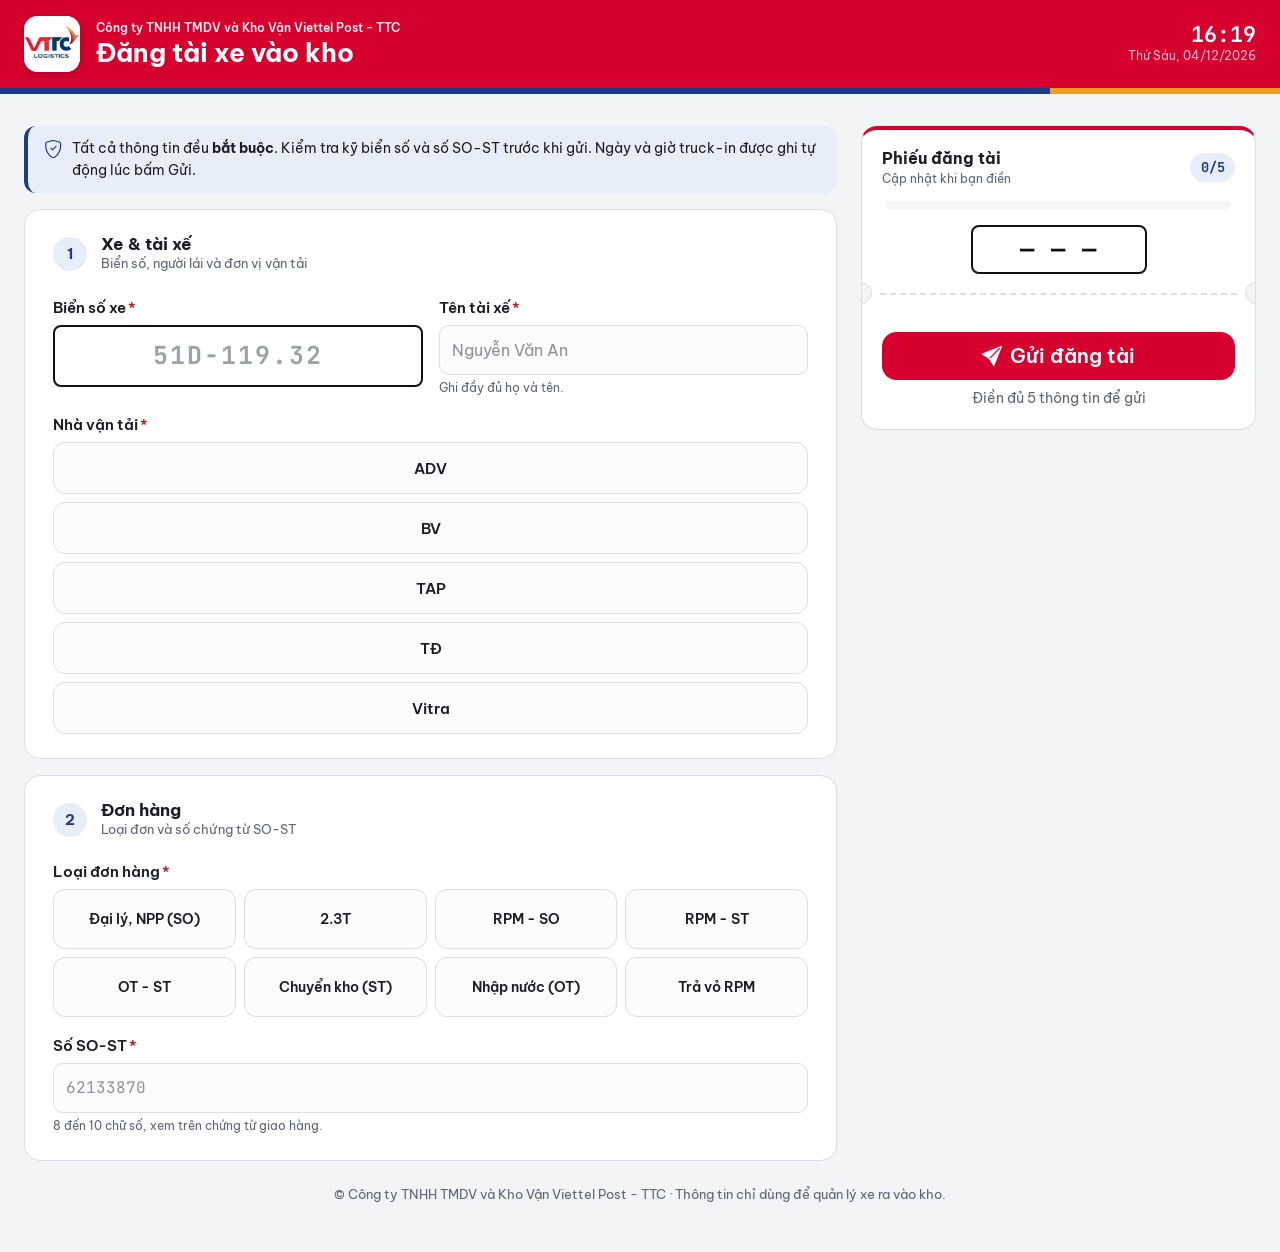
<file: truckin.html>
<!doctype html>
<html lang="vi">
<head>
<meta charset="utf-8">
<meta name="viewport" content="width=device-width, initial-scale=1, viewport-fit=cover">
<meta name="theme-color" content="#d6002f">
<title>Đăng tài xe – Viettel Post TTC</title>
<link rel="icon" type="image/png" href="logo-vttc.png">
<link rel="preconnect" href="https://fonts.googleapis.com">
<link rel="preconnect" href="https://fonts.gstatic.com" crossorigin>
<link rel="stylesheet" href="https://fonts.googleapis.com/css2?family=Be+Vietnam+Pro:wght@400;500;600;700&family=JetBrains+Mono:wght@500;700&display=swap">
<link rel="stylesheet" href="https://cdn.jsdelivr.net/npm/bootstrap@5.3.8/dist/css/bootstrap.min.css" integrity="sha384-sRIl4kxILFvY47J16cr9ZwB07vP4J8+LH7qKQnuqkuIAvNWLzeN8tE5YBujZqJLB" crossorigin="anonymous">
<link rel="stylesheet" href="truckin.css">
</head>
<body>
<svg xmlns="http://www.w3.org/2000/svg" style="display:none" aria-hidden="true"><symbol id="i-truck" viewBox="0 0 16 16"><path d="M0 3.5A1.5 1.5 0 0 1 1.5 2h9A1.5 1.5 0 0 1 12 3.5V5h1.02a1.5 1.5 0 0 1 1.17.563l1.481 1.85a1.5 1.5 0 0 1 .329.938V10.5a1.5 1.5 0 0 1-1.5 1.5H14a2 2 0 1 1-4 0H5a2 2 0 1 1-3.998-.085A1.5 1.5 0 0 1 0 10.5zm1.294 7.456A2 2 0 0 1 4.732 11h5.536a2 2 0 0 1 .732-.732V3.5a.5.5 0 0 0-.5-.5h-9a.5.5 0 0 0-.5.5v7a.5.5 0 0 0 .294.456M12 10a2 2 0 0 1 1.732 1h.768a.5.5 0 0 0 .5-.5V8.35a.5.5 0 0 0-.11-.312l-1.48-1.85A.5.5 0 0 0 13.02 6H12zm-9 1a1 1 0 1 0 0 2 1 1 0 0 0 0-2m9 0a1 1 0 1 0 0 2 1 1 0 0 0 0-2"/></symbol><symbol id="i-shield" viewBox="0 0 16 16"><path d="M5.338 1.59a61 61 0 0 0-2.837.856.48.48 0 0 0-.328.39c-.554 4.157.726 7.19 2.253 9.188a10.7 10.7 0 0 0 2.287 2.233c.346.244.652.42.893.533q.18.085.293.118a1 1 0 0 0 .101.025 1 1 0 0 0 .1-.025q.114-.034.294-.118c.24-.113.547-.29.893-.533a10.7 10.7 0 0 0 2.287-2.233c1.527-1.997 2.807-5.031 2.253-9.188a.48.48 0 0 0-.328-.39c-.651-.213-1.75-.56-2.837-.855C9.552 1.29 8.531 1.067 8 1.067c-.53 0-1.552.223-2.662.524zM5.072.56C6.157.265 7.31 0 8 0s1.843.265 2.928.56c1.11.3 2.229.655 2.887.87a1.54 1.54 0 0 1 1.044 1.262c.596 4.477-.787 7.795-2.465 9.99a11.8 11.8 0 0 1-2.517 2.453 7 7 0 0 1-1.048.625c-.28.132-.581.24-.829.24s-.548-.108-.829-.24a7 7 0 0 1-1.048-.625 11.8 11.8 0 0 1-2.517-2.453C1.928 10.487.545 7.169 1.141 2.692A1.54 1.54 0 0 1 2.185 1.43 63 63 0 0 1 5.072.56"/>
  <path d="M10.854 5.146a.5.5 0 0 1 0 .708l-3 3a.5.5 0 0 1-.708 0l-1.5-1.5a.5.5 0 1 1 .708-.708L7.5 7.793l2.646-2.647a.5.5 0 0 1 .708 0"/></symbol><symbol id="i-check" viewBox="0 0 16 16"><path d="M13.854 3.646a.5.5 0 0 1 0 .708l-7 7a.5.5 0 0 1-.708 0l-3.5-3.5a.5.5 0 1 1 .708-.708L6.5 10.293l6.646-6.647a.5.5 0 0 1 .708 0"/></symbol><symbol id="i-check-fill" viewBox="0 0 16 16"><path d="M12.736 3.97a.733.733 0 0 1 1.047 0c.286.289.29.756.01 1.05L7.88 12.01a.733.733 0 0 1-1.065.02L3.217 8.384a.757.757 0 0 1 0-1.06.733.733 0 0 1 1.047 0l3.052 3.093 5.4-6.425z"/></symbol><symbol id="i-clock" viewBox="0 0 16 16"><path d="M8.515 1.019A7 7 0 0 0 8 1V0a8 8 0 0 1 .589.022zm2.004.45a7 7 0 0 0-.985-.299l.219-.976q.576.129 1.126.342zm1.37.71a7 7 0 0 0-.439-.27l.493-.87a8 8 0 0 1 .979.654l-.615.789a7 7 0 0 0-.418-.302zm1.834 1.79a7 7 0 0 0-.653-.796l.724-.69q.406.429.747.91zm.744 1.352a7 7 0 0 0-.214-.468l.893-.45a8 8 0 0 1 .45 1.088l-.95.313a7 7 0 0 0-.179-.483m.53 2.507a7 7 0 0 0-.1-1.025l.985-.17q.1.58.116 1.17zm-.131 1.538q.05-.254.081-.51l.993.123a8 8 0 0 1-.23 1.155l-.964-.267q.069-.247.12-.501m-.952 2.379q.276-.436.486-.908l.914.405q-.24.54-.555 1.038zm-.964 1.205q.183-.183.35-.378l.758.653a8 8 0 0 1-.401.432z"/>
  <path d="M8 1a7 7 0 1 0 4.95 11.95l.707.707A8.001 8.001 0 1 1 8 0z"/>
  <path d="M7.5 3a.5.5 0 0 1 .5.5v5.21l3.248 1.856a.5.5 0 0 1-.496.868l-3.5-2A.5.5 0 0 1 7 9V3.5a.5.5 0 0 1 .5-.5"/></symbol><symbol id="i-send" viewBox="0 0 16 16"><path d="M15.964.686a.5.5 0 0 0-.65-.65L.767 5.855H.766l-.452.18a.5.5 0 0 0-.082.887l.41.26.001.002 4.995 3.178 3.178 4.995.002.002.26.41a.5.5 0 0 0 .886-.083zm-1.833 1.89L6.637 10.07l-.215-.338a.5.5 0 0 0-.154-.154l-.338-.215 7.494-7.494 1.178-.471z"/></symbol><symbol id="i-warn" viewBox="0 0 16 16"><path d="M8.982 1.566a1.13 1.13 0 0 0-1.96 0L.165 13.233c-.457.778.091 1.767.98 1.767h13.713c.889 0 1.438-.99.98-1.767zM8 5c.535 0 .954.462.9.995l-.35 3.507a.552.552 0 0 1-1.1 0L7.1 5.995A.905.905 0 0 1 8 5m.002 6a1 1 0 1 1 0 2 1 1 0 0 1 0-2"/></symbol><symbol id="i-repeat" viewBox="0 0 16 16"><path d="M11.534 7h3.932a.25.25 0 0 1 .192.41l-1.966 2.36a.25.25 0 0 1-.384 0l-1.966-2.36a.25.25 0 0 1 .192-.41m-11 2h3.932a.25.25 0 0 0 .192-.41L2.692 6.23a.25.25 0 0 0-.384 0L.342 8.59A.25.25 0 0 0 .534 9"/>
  <path fill-rule="evenodd" d="M8 3c-1.552 0-2.94.707-3.857 1.818a.5.5 0 1 1-.771-.636A6.002 6.002 0 0 1 13.917 7H12.9A5 5 0 0 0 8 3M3.1 9a5.002 5.002 0 0 0 8.757 2.182.5.5 0 1 1 .771.636A6.002 6.002 0 0 1 2.083 9z"/></symbol><symbol id="i-clipboard" viewBox="0 0 16 16"><path fill-rule="evenodd" d="M10.854 7.146a.5.5 0 0 1 0 .708l-3 3a.5.5 0 0 1-.708 0l-1.5-1.5a.5.5 0 1 1 .708-.708L7.5 9.793l2.646-2.647a.5.5 0 0 1 .708 0"/>
  <path d="M4 1.5H3a2 2 0 0 0-2 2V14a2 2 0 0 0 2 2h10a2 2 0 0 0 2-2V3.5a2 2 0 0 0-2-2h-1v1h1a1 1 0 0 1 1 1V14a1 1 0 0 1-1 1H3a1 1 0 0 1-1-1V3.5a1 1 0 0 1 1-1h1z"/>
  <path d="M9.5 1a.5.5 0 0 1 .5.5v1a.5.5 0 0 1-.5.5h-3a.5.5 0 0 1-.5-.5v-1a.5.5 0 0 1 .5-.5zm-3-1A1.5 1.5 0 0 0 5 1.5v1A1.5 1.5 0 0 0 6.5 4h3A1.5 1.5 0 0 0 11 2.5v-1A1.5 1.5 0 0 0 9.5 0z"/></symbol><symbol id="i-pencil" viewBox="0 0 16 16"><path d="M15.502 1.94a.5.5 0 0 1 0 .706L14.459 3.69l-2-2L13.502.646a.5.5 0 0 1 .707 0l1.293 1.293zm-1.75 2.456-2-2L4.939 9.21a.5.5 0 0 0-.121.196l-.805 2.414a.25.25 0 0 0 .316.316l2.414-.805a.5.5 0 0 0 .196-.12l6.813-6.814z"/>
  <path fill-rule="evenodd" d="M1 13.5A1.5 1.5 0 0 0 2.5 15h11a1.5 1.5 0 0 0 1.5-1.5v-6a.5.5 0 0 0-1 0v6a.5.5 0 0 1-.5.5h-11a.5.5 0 0 1-.5-.5v-11a.5.5 0 0 1 .5-.5H9a.5.5 0 0 0 0-1H2.5A1.5 1.5 0 0 0 1 2.5z"/></symbol></svg>

<header class="app-head">
  <div class="container-xxl d-flex align-items-center gap-3">
    <div class="brand-mark"><img src="logo-vttc.png" alt="VTTC Logistics"></div>
    <div class="flex-grow-1 min-w-0">
      <div class="company">Công ty TNHH TMDV và Kho Vận Viettel Post - TTC</div>
      <h1>Đăng tài xe vào kho</h1>
    </div>
    <div class="text-end">
      <div class="clock-time mono" id="clockTime">--:--</div>
      <div class="clock-date d-none d-sm-block" id="clockDate"></div>
    </div>
  </div>
</header>

<main class="container-xxl app-main" id="mainView">
  <div class="row g-4">
    <div class="col-lg-7 col-xl-8">
      <div class="note mb-3">
        <svg class="ico"><use href="#i-shield"/></svg>
        <div>Tất cả thông tin đều <strong>bắt buộc</strong>. Kiểm tra kỹ biển số và số SO-ST trước khi gửi. Ngày và giờ truck-in được ghi tự động lúc bấm Gửi.</div>
      </div>

      <form id="regForm" novalidate class="d-grid gap-3">
        <!-- 1 -->
        <section class="form-section" data-fields="bienSo,taiXe,nhaVanTai" aria-labelledby="s1">
          <div class="sec-head">
            <div class="sec-no"><span>1</span><svg class="ico"><use href="#i-check"/></svg></div>
            <div><h2 id="s1">Xe &amp; tài xế</h2><p>Biển số, người lái và đơn vị vận tải</p></div>
          </div>
          <div class="row g-3">
            <div class="col-md-6" data-field="bienSo">
              <label class="form-label" for="bienSo">Biển số xe<span class="req">*</span></label>
              <input type="text" class="form-control plate-input" id="bienSo" name="bienSo" placeholder="51D-119.32" maxlength="12" autocomplete="off" autocapitalize="characters" spellcheck="false">
              <div class="field-error" data-err></div>
            </div>
            <div class="col-md-6" data-field="taiXe">
              <label class="form-label" for="taiXe">Tên tài xế<span class="req">*</span></label>
              <input type="text" class="form-control" id="taiXe" name="taiXe" placeholder="Nguyễn Văn An" autocomplete="name" maxlength="60">
              <div class="form-text">Ghi đầy đủ họ và tên.</div>
              <div class="field-error" data-err></div>
            </div>
            <div class="col-12" data-field="nhaVanTai">
              <fieldset>
                <legend class="form-label">Nhà vận tải<span class="req">*</span></legend>
                <div class="choice-group choice-5">
                  <input type="radio" class="btn-check" name="nhaVanTai" id="nvt1" value="ADV"><label class="choice" for="nvt1">ADV<svg class="ico tick"><use href="#i-check"/></svg></label>
                  <input type="radio" class="btn-check" name="nhaVanTai" id="nvt2" value="BV"><label class="choice" for="nvt2">BV<svg class="ico tick"><use href="#i-check"/></svg></label>
                  <input type="radio" class="btn-check" name="nhaVanTai" id="nvt3" value="TAP"><label class="choice" for="nvt3">TAP<svg class="ico tick"><use href="#i-check"/></svg></label>
                  <input type="radio" class="btn-check" name="nhaVanTai" id="nvt4" value="TĐ"><label class="choice" for="nvt4">TĐ<svg class="ico tick"><use href="#i-check"/></svg></label>
                  <input type="radio" class="btn-check" name="nhaVanTai" id="nvt5" value="Vitra"><label class="choice" for="nvt5">Vitra<svg class="ico tick"><use href="#i-check"/></svg></label>
                </div>
              </fieldset>
              <div class="field-error" data-err></div>
            </div>
          </div>
        </section>

        <!-- 2 -->
        <section class="form-section" data-fields="loaiDon,soSO" aria-labelledby="s2">
          <div class="sec-head">
            <div class="sec-no"><span>2</span><svg class="ico"><use href="#i-check"/></svg></div>
            <div><h2 id="s2">Đơn hàng</h2><p>Loại đơn và số chứng từ SO-ST</p></div>
          </div>
          <div class="row g-3">
            <div class="col-12" data-field="loaiDon">
              <fieldset>
                <legend class="form-label">Loại đơn hàng<span class="req">*</span></legend>
                <div class="choice-group choice-orders">
                  <input type="radio" class="btn-check" name="loaiDon" id="ld1" value="Đại lý, NPP (SO)"><label class="choice" for="ld1">Đại lý, NPP (SO)<svg class="ico tick"><use href="#i-check"/></svg></label>
                  <input type="radio" class="btn-check" name="loaiDon" id="ld2" value="2.3T"><label class="choice" for="ld2">2.3T<svg class="ico tick"><use href="#i-check"/></svg></label>
                  <input type="radio" class="btn-check" name="loaiDon" id="ld3" value="RPM - SO"><label class="choice" for="ld3">RPM - SO<svg class="ico tick"><use href="#i-check"/></svg></label>
                  <input type="radio" class="btn-check" name="loaiDon" id="ld4" value="RPM - ST"><label class="choice" for="ld4">RPM - ST<svg class="ico tick"><use href="#i-check"/></svg></label>
                  <input type="radio" class="btn-check" name="loaiDon" id="ld5" value="OT - ST"><label class="choice" for="ld5">OT - ST<svg class="ico tick"><use href="#i-check"/></svg></label>
                  <input type="radio" class="btn-check" name="loaiDon" id="ld6" value="Chuyển kho (ST)"><label class="choice" for="ld6">Chuyển kho (ST)<svg class="ico tick"><use href="#i-check"/></svg></label>
                  <input type="radio" class="btn-check" name="loaiDon" id="ld7" value="Nhập nước (OT)"><label class="choice" for="ld7">Nhập nước (OT)<svg class="ico tick"><use href="#i-check"/></svg></label>
                  <input type="radio" class="btn-check" name="loaiDon" id="ld8" value="Trả vỏ RPM"><label class="choice" for="ld8">Trả vỏ RPM<svg class="ico tick"><use href="#i-check"/></svg></label>
                </div>
              </fieldset>
              <div class="field-error" data-err></div>
            </div>
            <div class="col-12" data-field="soSO">
              <label class="form-label" for="soSO">Số SO-ST<span class="req">*</span></label>
              <input type="text" class="form-control mono" id="soSO" name="soSO" inputmode="numeric" placeholder="62133870" maxlength="10" autocomplete="off">
              <div class="form-text">8 đến 10 chữ số, xem trên chứng từ giao hàng.</div>
              <div class="field-error" data-err></div>
            </div>
          </div>
        </section>
      </form>
    </div>

    <div class="col-lg-5 col-xl-4 d-none d-lg-block">
      <aside class="ticket ticket-sticky" aria-label="Phiếu đăng tài">
        <div class="ticket-head">
          <div><div class="t-title">Phiếu đăng tài</div><div class="t-sub">Cập nhật khi bạn điền</div></div>
          <span class="prog-badge" data-prog-text>0/5</span>
        </div>
        <div class="px-4"><div class="progress" role="progressbar" aria-label="Tiến độ điền form"><div class="progress-bar" data-prog-bar style="width:0%"></div></div></div>
        <div class="plate-view"><span id="sumPlate">— — —</span></div>
        <div class="perf"><i></i></div>
        <dl class="t-rows" id="sumRows"></dl>
        <div class="t-foot">
          <button type="submit" form="regForm" class="btn btn-brand btn-lg w-100 d-inline-flex justify-content-center align-items-center gap-2"><svg class="ico"><use href="#i-send"/></svg>Gửi đăng tài</button>
          <div class="d-hint small text-center mt-2" id="deskHint">Điền đủ 5 thông tin để gửi</div>
        </div>
      </aside>
    </div>
  </div>
  <p class="app-foot text-center mt-4 mb-0">© Công ty TNHH TMDV và Kho Vận Viettel Post - TTC · Thông tin chỉ dùng để quản lý xe ra vào kho.</p>
</main>

<div class="mobile-bar d-lg-none" id="mobileBar">
  <div class="d-flex align-items-center gap-3">
    <div class="flex-grow-1 min-w-0">
      <div class="hint mb-1" id="mProg"><span class="mono fw-bold" data-prog-text>0/5</span> thông tin đã điền</div>
      <div class="hint warn mb-1" id="mWarn" hidden></div>
      <div class="progress"><div class="progress-bar" data-prog-bar style="width:0%"></div></div>
    </div>
    <button type="submit" form="regForm" class="btn btn-brand btn-lg d-inline-flex align-items-center gap-2 flex-none"><svg class="ico"><use href="#i-send"/></svg>Gửi</button>
  </div>
</div>

<section class="container-xxl app-main" id="successView" hidden>
  <div class="success-wrap text-center">
    <div class="success-icon"><svg class="ico"><use href="#i-check-fill"/></svg></div>
    <h2 class="fw-bold mb-1" style="font-size:1.5rem">Đăng tài thành công</h2>
    <p class="mb-3" style="color:var(--muted)">Đưa màn hình này cho bảo vệ để đối chiếu.</p>
    <div class="mb-3" id="demoFlag" hidden><span class="demo-flag"><svg class="ico"><use href="#i-warn"/></svg>Bản xem thử: dữ liệu chưa được gửi đi</span></div>
    <div class="ticket text-start mb-3">
      <div class="ticket-head">
        <div><div class="t-sub">Mã đăng tài</div><div class="ref-code" id="refCode">—</div></div>
        <span class="prog-badge" id="okTime">--:--</span>
      </div>
      <div class="plate-view"><span id="okPlate">—</span></div>
      <div class="perf"><i></i></div>
      <dl class="t-rows pb-4" id="okRows"></dl>
    </div>
    <button type="button" class="btn btn-brand btn-lg w-100 d-inline-flex justify-content-center align-items-center gap-2" id="newBtn"><svg class="ico"><use href="#i-repeat"/></svg>Đăng tài xe khác</button>
  </div>
</section>

<div class="modal fade" id="confirmModal" tabindex="-1" aria-labelledby="confirmTitle" aria-hidden="true">
  <div class="modal-dialog modal-dialog-centered modal-dialog-scrollable modal-fullscreen-sm-down">
    <div class="modal-content">
      <div class="modal-header">
        <h2 class="modal-title fs-5 fw-bold d-flex align-items-center gap-2" id="confirmTitle"><svg class="ico"><use href="#i-clipboard"/></svg>Kiểm tra lại thông tin</h2>
        <button type="button" class="btn-close" data-bs-dismiss="modal" aria-label="Đóng"></button>
      </div>
      <div class="modal-body">
        <div class="plate-view mt-0 mb-3"><span id="cfPlate">—</span></div>
        <dl class="confirm-rows" id="cfRows"></dl>
        <div class="field-error mt-3" id="sendError"></div>
      </div>
      <div class="modal-footer flex-nowrap">
        <button type="button" class="btn btn-now btn-lg flex-fill justify-content-center" data-bs-dismiss="modal"><svg class="ico"><use href="#i-pencil"/></svg>Sửa lại</button>
        <button type="button" class="btn btn-brand btn-lg flex-fill d-inline-flex justify-content-center align-items-center gap-2" id="confirmSend"><svg class="ico"><use href="#i-send"/></svg>Xác nhận gửi</button>
      </div>
    </div>
  </div>
</div>

<script src="https://cdn.jsdelivr.net/npm/bootstrap@5.3.8/dist/js/bootstrap.bundle.min.js" integrity="sha384-FKyoEForCGlyvwx9Hj09JcYn3nv7wiPVlz7YYwJrWVcXK/BmnVDxM+D2scQbITxI" crossorigin="anonymous"></script>
<script src="truckin.js"></script>

</body>
</html>
</file>
<file: truckin.css>
/* Layout: driver-facing check-in form — numbered sections on the left, live "phiếu đăng tài" ticket on the right (desktop);
   on phones the ticket folds into a fixed bottom bar with progress + submit.
   Colours: Viettel red is the primary (header, actions, selection); TTC navy from the VTTC logo is the partner colour
   (section numbers, info, progress badge, header stripe); the orange of the logo's bird is a small accent. */
:root{
  --bg:#f3f4f6; --surface:#ffffff; --surface-2:#f5f6f8; --field:#fcfcfd;
  --fg:#1a1d24; --muted:#5d6472; --line:#dcdfe5;
  --brand:#d6002f; --brand-rgb:214,0,47; --brand-ink:#ffffff; --brand-soft:#fdebef;
  --partner:#1d3c84; --partner-soft:#e8eef9; --accent:#f39a1f;
  --head-bg:#d6002f; --head-fg:#ffffff; --head-stripe:#1d3c84;
  --danger:#b42318; --success:#1d7a4f; --success-soft:#e3f3ea;
  --plate-bg:#ffffff; --plate-fg:#111111;
  --f-body:"Be Vietnam Pro",system-ui,-apple-system,"Segoe UI",Roboto,sans-serif;
  --f-mono:"JetBrains Mono",ui-monospace,SFMono-Regular,Menlo,Consolas,monospace;
}
@media (prefers-color-scheme: dark){ :root:not([data-theme="light"]){
  --bg:#121317; --surface:#1b1d23; --surface-2:#22252c; --field:#16181d;
  --fg:#e8e9ec; --muted:#a0a6b2; --line:#30343d;
  --brand:#ff5c78; --brand-rgb:255,92,120; --brand-ink:#2a0008; --brand-soft:#3a1720;
  --partner:#8eaaf0; --partner-soft:#1c2740; --accent:#f5a83a;
  --head-bg:#8c0a24; --head-fg:#ffffff; --head-stripe:#2f56b0;
  --danger:#ff8a7f; --success:#5fd29a; --success-soft:#143327;
  --plate-bg:#f4f4f2; --plate-fg:#111111; color-scheme:dark } }
:root[data-theme="dark"]{
  --bg:#121317; --surface:#1b1d23; --surface-2:#22252c; --field:#16181d;
  --fg:#e8e9ec; --muted:#a0a6b2; --line:#30343d;
  --brand:#ff5c78; --brand-rgb:255,92,120; --brand-ink:#2a0008; --brand-soft:#3a1720;
  --partner:#8eaaf0; --partner-soft:#1c2740; --accent:#f5a83a;
  --head-bg:#8c0a24; --head-fg:#ffffff; --head-stripe:#2f56b0;
  --danger:#ff8a7f; --success:#5fd29a; --success-soft:#143327;
  --plate-bg:#f4f4f2; --plate-fg:#111111; color-scheme:dark }

/* Bootstrap variables mapped onto the tokens (placed after bootstrap.css so they win in both themes) */
:root{
  --bs-body-font-family:var(--f-body); --bs-body-bg:var(--bg); --bs-body-color:var(--fg);
  --bs-emphasis-color:var(--fg); --bs-secondary-color:var(--muted); --bs-border-color:var(--line);
  --bs-tertiary-bg:var(--surface-2); --bs-primary:var(--brand); --bs-primary-rgb:var(--brand-rgb);
  --bs-link-color:var(--brand); --bs-link-hover-color:var(--brand);
  --bs-form-invalid-color:var(--danger); --bs-form-invalid-border-color:var(--danger);
  --bs-border-radius:.625rem; --bs-border-radius-lg:.875rem;
}
body{background:var(--bg);color:var(--fg);font-family:var(--f-body);-webkit-font-smoothing:antialiased}
.container-xxl{padding-inline:16px}
@media (min-width:768px){.container-xxl{padding-inline:24px}}
.mono{font-family:var(--f-mono);font-variant-numeric:tabular-nums}
.ico{width:1em;height:1em;fill:currentColor;flex:none;vertical-align:-.125em}

/* Dải cảnh báo chế độ thử (?thu=1) */
.test-banner{position:sticky;top:0;z-index:1040;background:var(--accent);color:#1a1d24;font-weight:700;font-size:.85rem;
  text-align:center;padding:.45rem 16px;letter-spacing:.02em}

/* Header */
.app-head{background:var(--head-bg);color:var(--head-fg);position:relative;padding-block:1rem 1.375rem}
.app-head::after{content:"";position:absolute;inset:auto 0 0 0;height:6px;
  background:linear-gradient(90deg,var(--head-stripe) 0 82%,var(--accent) 82% 100%)}
.brand-mark{width:56px;height:56px;border-radius:14px;background:#fff;overflow:hidden;flex:none;box-shadow:0 2px 6px rgba(0,0,0,.18)}
.brand-mark img{width:100%;height:100%;object-fit:cover;transform:scale(1.3);display:block}
.company{font-size:.78rem;font-weight:600;line-height:1.35;opacity:.92;text-wrap:balance}
.app-head h1{font-size:1.35rem;font-weight:700;margin:0;text-wrap:balance}
@media (min-width:992px){.app-head h1{font-size:1.65rem}}
.clock-time{font-size:1.35rem;font-weight:700;line-height:1.1}
.clock-date{font-size:.78rem;opacity:.75}

/* Main */
.app-main{padding-block:1.25rem 8.5rem}
@media (min-width:992px){.app-main{padding-block:2rem 3rem}}
.note{display:flex;gap:.625rem;align-items:flex-start;background:var(--partner-soft);color:var(--fg);border-radius:.75rem;padding:.75rem 1rem;font-size:.9rem;border-left:4px solid var(--partner)}
.note .ico{color:var(--partner);font-size:1.15rem;margin-top:.1rem}

.form-section{background:var(--surface);border:1px solid var(--line);border-radius:1rem;padding:1.25rem}
@media (min-width:768px){.form-section{padding:1.5rem 1.75rem}}
.sec-head{display:flex;gap:.875rem;align-items:center;margin-bottom:1.25rem}
.sec-no{width:2.125rem;height:2.125rem;border-radius:50%;background:var(--partner-soft);color:var(--partner);display:grid;place-items:center;font-weight:700;font-size:.95rem;flex:none;transition:background-color .2s,color .2s}
.sec-no .ico{display:none}
.form-section.done .sec-no{background:var(--success);color:var(--surface)}
.form-section.done .sec-no span{display:none}
.form-section.done .sec-no .ico{display:block}
.sec-head h2{font-size:1.05rem;font-weight:700;margin:0}
.sec-head p{margin:0;color:var(--muted);font-size:.84rem}

.form-label,legend.form-label{font-weight:600;font-size:.92rem;margin-bottom:.4rem;float:none;width:auto}
.req{color:var(--danger);margin-left:.15rem}
.opt{color:var(--muted);font-weight:400;font-size:.78rem;margin-left:.4rem}
.opt::before{content:"("}.opt::after{content:")"}
.form-text{color:var(--muted);font-size:.78rem}
.form-control,.form-select{background-color:var(--field);border-color:var(--line);color:var(--fg);min-height:50px;font-size:1rem}
.form-control::placeholder{color:var(--muted);opacity:.7}
.form-control:focus,.form-select:focus{background-color:var(--field);color:var(--fg);border-color:var(--brand);box-shadow:0 0 0 .25rem rgba(var(--brand-rgb),.18)}
.form-control.is-invalid{background-image:none;padding-right:.75rem}
.form-control.is-invalid:focus{box-shadow:0 0 0 .25rem color-mix(in srgb,var(--danger) 22%,transparent)}
.field-error{color:var(--danger);font-size:.8rem;margin-top:.35rem;display:flex;gap:.35rem;align-items:flex-start}
.field-error:empty{display:none}

.plate-input{font-family:var(--f-mono);font-weight:700;font-size:1.55rem;letter-spacing:.08em;text-align:center;text-transform:uppercase;
  background-color:var(--plate-bg)!important;color:var(--plate-fg)!important;border:2.5px solid var(--plate-fg);border-radius:.5rem;min-height:62px}
.plate-input::placeholder{color:#9aa3a5;opacity:1}
.plate-input:focus{border-color:var(--plate-fg)}
.plate-input.is-invalid{border-color:var(--danger)}

/* Choice chips / cards (radio) */
.choice-group{display:grid;gap:.5rem}
/* Carriers: 6 chips — 3×2 when narrow, one row of 6 once the field is wide enough for "Châu Hà" (container query,
   so it follows the field's real width: the column is narrower at lg than at md). No support → stays 3×2. */
.carrier-field{container-type:inline-size}
.choice-carriers{grid-template-columns:repeat(3,minmax(0,1fr))}
@container (min-width:36rem){.choice-carriers{grid-template-columns:repeat(6,minmax(0,1fr))}}
.choice-kho{grid-template-columns:repeat(2,minmax(0,1fr))}
.choice-kho .choice{min-height:64px;font-size:1.05rem;font-weight:700}
.choice-orders{grid-template-columns:repeat(2,minmax(0,1fr))}
@media (min-width:768px){.choice-orders{grid-template-columns:repeat(4,minmax(0,1fr))}}
.choice{display:flex;align-items:center;justify-content:center;gap:.4rem;min-height:52px;padding:.5rem .6rem;border:1.5px solid var(--line);border-radius:.75rem;
  background:var(--field);color:var(--fg);font-weight:600;font-size:.95rem;text-align:center;cursor:pointer;user-select:none;line-height:1.25;position:relative;
  transition:border-color .15s,background-color .15s,box-shadow .15s}
.choice:hover{border-color:color-mix(in srgb,var(--brand) 55%,var(--line))}
.choice .tick{display:none;position:absolute;top:.35rem;right:.4rem;font-size:.8rem;color:var(--brand)}
.btn-check:checked + .choice{border-color:var(--brand);background:var(--brand-soft);box-shadow:inset 0 0 0 1px var(--brand)}
.btn-check:checked + .choice .tick{display:block}
.choice-carriers .choice{padding-inline:.25rem;white-space:nowrap}
.choice-carriers .choice .tick{display:none!important}
.btn-check:focus-visible + .choice{outline:2px solid var(--brand);outline-offset:2px}
.choice-orders .choice{min-height:60px;font-size:.9rem;padding-inline:.75rem}
.choice-combos{grid-template-columns:repeat(2,minmax(0,1fr))}
/* 5 ô kết hợp: điện thoại 2 cột, ô cuối chiếm cả hàng; màn rộng 3 cột = hàng Nhập hàng (3) + hàng Trả vỏ (2) */
.choice-combos > .choice:last-child{grid-column:1/-1}
@media (min-width:768px){.choice-combos{grid-template-columns:repeat(3,minmax(0,1fr))}.choice-combos > .choice:last-child{grid-column:auto}}
.choice-combos .choice{min-height:60px;font-size:.9rem;padding-inline:.75rem}
.choice-caption{color:var(--muted);font-size:.78rem;font-weight:600;margin:.75rem 0 .4rem}
.is-invalid-group .choice{border-color:var(--danger)}

.btn-brand{--bs-btn-bg:var(--brand);--bs-btn-color:var(--brand-ink);--bs-btn-border-color:var(--brand);
  --bs-btn-hover-bg:color-mix(in srgb,var(--brand) 86%,#000);--bs-btn-hover-border-color:color-mix(in srgb,var(--brand) 86%,#000);--bs-btn-hover-color:var(--brand-ink);
  --bs-btn-active-bg:color-mix(in srgb,var(--brand) 78%,#000);--bs-btn-active-border-color:color-mix(in srgb,var(--brand) 78%,#000);--bs-btn-active-color:var(--brand-ink);
  --bs-btn-disabled-bg:var(--brand);--bs-btn-disabled-border-color:var(--brand);--bs-btn-disabled-color:var(--brand-ink);--bs-btn-focus-shadow-rgb:var(--brand-rgb);font-weight:600}
.btn-now{--bs-btn-color:var(--brand);--bs-btn-border-color:var(--line);--bs-btn-bg:var(--surface);--bs-btn-hover-bg:var(--brand-soft);--bs-btn-hover-color:var(--brand);
  --bs-btn-hover-border-color:var(--brand);--bs-btn-active-bg:var(--brand-soft);--bs-btn-active-color:var(--brand);--bs-btn-active-border-color:var(--brand);
  font-weight:600;font-size:.88rem;display:inline-flex;align-items:center;gap:.35rem;white-space:nowrap}
.input-group .form-control{min-width:0}

/* Ticket (live summary) */
.ticket{background:var(--surface);border:1px solid var(--line);border-top:4px solid var(--brand);border-radius:1rem;overflow:hidden}
.ticket-sticky{position:sticky;top:calc(env(safe-area-inset-top,0px) + 1.25rem)}
.ticket-head{display:flex;justify-content:space-between;align-items:center;padding:1rem 1.25rem .75rem}
.ticket-head .t-title{font-weight:700;font-size:1rem}
.ticket-head .t-sub{font-size:.78rem;color:var(--muted)}
.prog-badge{font-family:var(--f-mono);font-weight:700;font-size:.85rem;background:var(--partner-soft);color:var(--partner);border-radius:999px;padding:.25rem .65rem}
.progress{height:8px;background:var(--surface-2);border-radius:999px}
.progress-bar{background:var(--brand);transition:width .25s ease}
.progress-bar.complete{background:var(--success)}
.plate-view{display:flex;justify-content:center;margin:1rem 1.25rem .25rem}
.plate-view span{font-family:var(--f-mono);font-weight:700;font-size:1.5rem;letter-spacing:.06em;background:var(--plate-bg);color:var(--plate-fg);
  border:2.5px solid var(--plate-fg);border-radius:.5rem;padding:.3rem 1rem;min-width:11rem;text-align:center}
.perf{position:relative;height:22px;margin:.5rem 0}
.perf::before,.perf::after{content:"";position:absolute;top:0;width:22px;height:22px;border-radius:50%;background:var(--bg);border:1px solid var(--line)}
.perf::before{left:-12px}.perf::after{right:-12px}
.perf i{position:absolute;left:18px;right:18px;top:50%;border-top:2px dashed var(--line)}
.t-rows{display:grid;grid-template-columns:auto minmax(0,1fr);gap:.55rem 1rem;margin:0;padding:0 1.25rem}
.t-rows dt{color:var(--muted);font-weight:500;font-size:.84rem}
.t-rows dd{margin:0;text-align:right;font-weight:600;font-size:.9rem;overflow-wrap:anywhere}
.t-rows dd.empty{color:var(--muted);font-weight:400;font-style:italic;opacity:.75}
.t-foot{padding:1.25rem}

/* Mobile bottom bar */
.mobile-bar{position:fixed;left:0;right:0;bottom:0;z-index:1030;background:color-mix(in srgb,var(--surface) 94%,transparent);
  -webkit-backdrop-filter:blur(10px);backdrop-filter:blur(10px);border-top:1px solid var(--line);
  padding:.75rem 16px calc(.75rem + env(safe-area-inset-bottom,0px))}
.mobile-bar .hint{font-size:.8rem;color:var(--muted)}
.mobile-bar .hint.warn{color:var(--danger);font-weight:600}
.d-hint{color:var(--muted)}
.d-hint.warn{color:var(--danger);font-weight:600}

/* Modal + success */
.modal-content{background:var(--surface);color:var(--fg);border-color:var(--line)}
.modal-header,.modal-footer{border-color:var(--line)}
.confirm-rows{display:grid;grid-template-columns:auto minmax(0,1fr);gap:.6rem 1rem;margin:0}
.confirm-rows dt{color:var(--muted);font-weight:500}
.confirm-rows dd{margin:0;text-align:right;font-weight:600;overflow-wrap:anywhere}
.confirm-rows dd.empty{color:var(--muted);font-weight:400;font-style:italic}
.success-wrap{max-width:520px;margin:0 auto}
.success-icon{width:76px;height:76px;border-radius:50%;background:var(--success-soft);color:var(--success);display:grid;place-items:center;font-size:2.4rem;margin:0 auto 1rem}
.ref-code{font-family:var(--f-mono);font-weight:700;font-size:1.3rem;letter-spacing:.05em}
.demo-flag{display:inline-flex;gap:.4rem;align-items:center;font-size:.8rem;color:var(--muted);border:1px dashed var(--line);border-radius:999px;padding:.25rem .75rem}
.app-foot{color:var(--muted);font-size:.8rem}
@media (prefers-reduced-motion:no-preference){
  .success-icon{animation:pop .45s cubic-bezier(.2,.9,.3,1.3)}
  @keyframes pop{from{transform:scale(.6);opacity:.2}to{transform:scale(1);opacity:1}}
}
</file>
